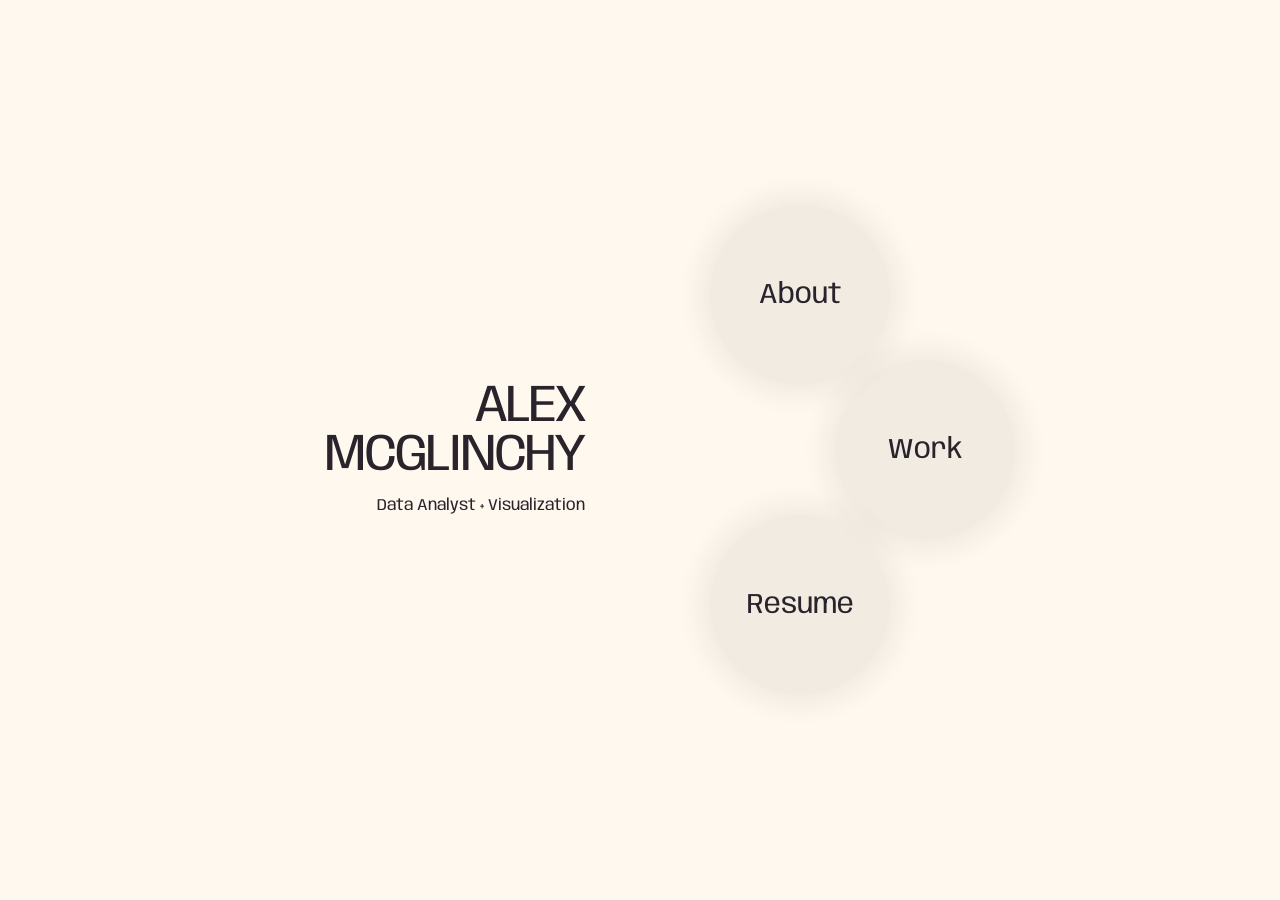
<file: index.html>
<!DOCTYPE html>
<html lang="en">
<head>
    <meta charset="UTF-8">
    <meta name="viewport" content="width=device-width, initial-scale=1.0">
    <title>Alex McGlinchy — Data Analysis & Visualization</title>
        <link rel="stylesheet" href="style.css">
</head>

<body>

    <main class="home">

        <div class="home-layout">

            <div class="home-center">
                <h1>Alex McGlinchy</h1>
                <p>Data Analyst + Visualization</p>
            </div>

            <nav class="main-nav">
                <a href="work.html" class="nav-circle work-circle">
                    Work
                </a>

                <a href="about.html" class="nav-circle about-circle">
                    About
                </a>

                <a href="resume.html" class="nav-circle resume-circle">
                    Resume
                </a>
            </nav>

        </div>

    </main>
<script src="script.js"></script>
</body>
</html>
</file>
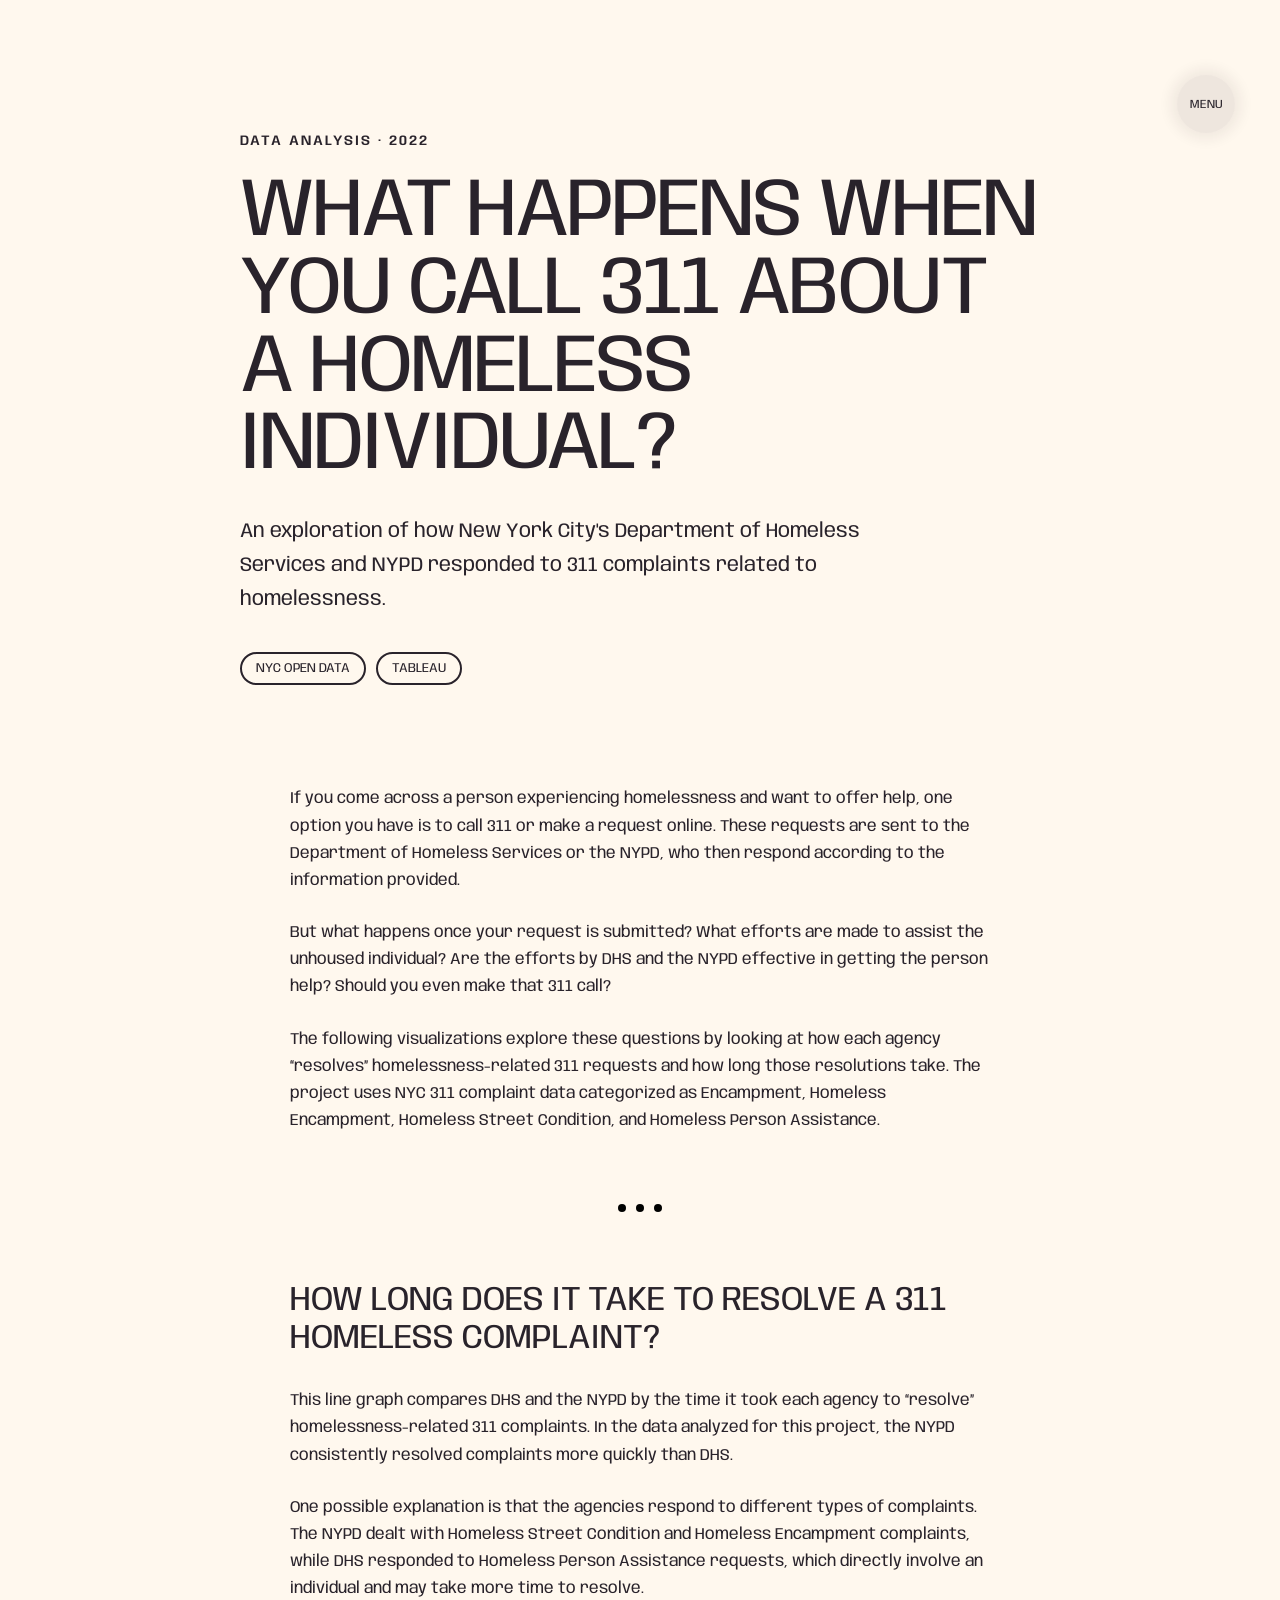
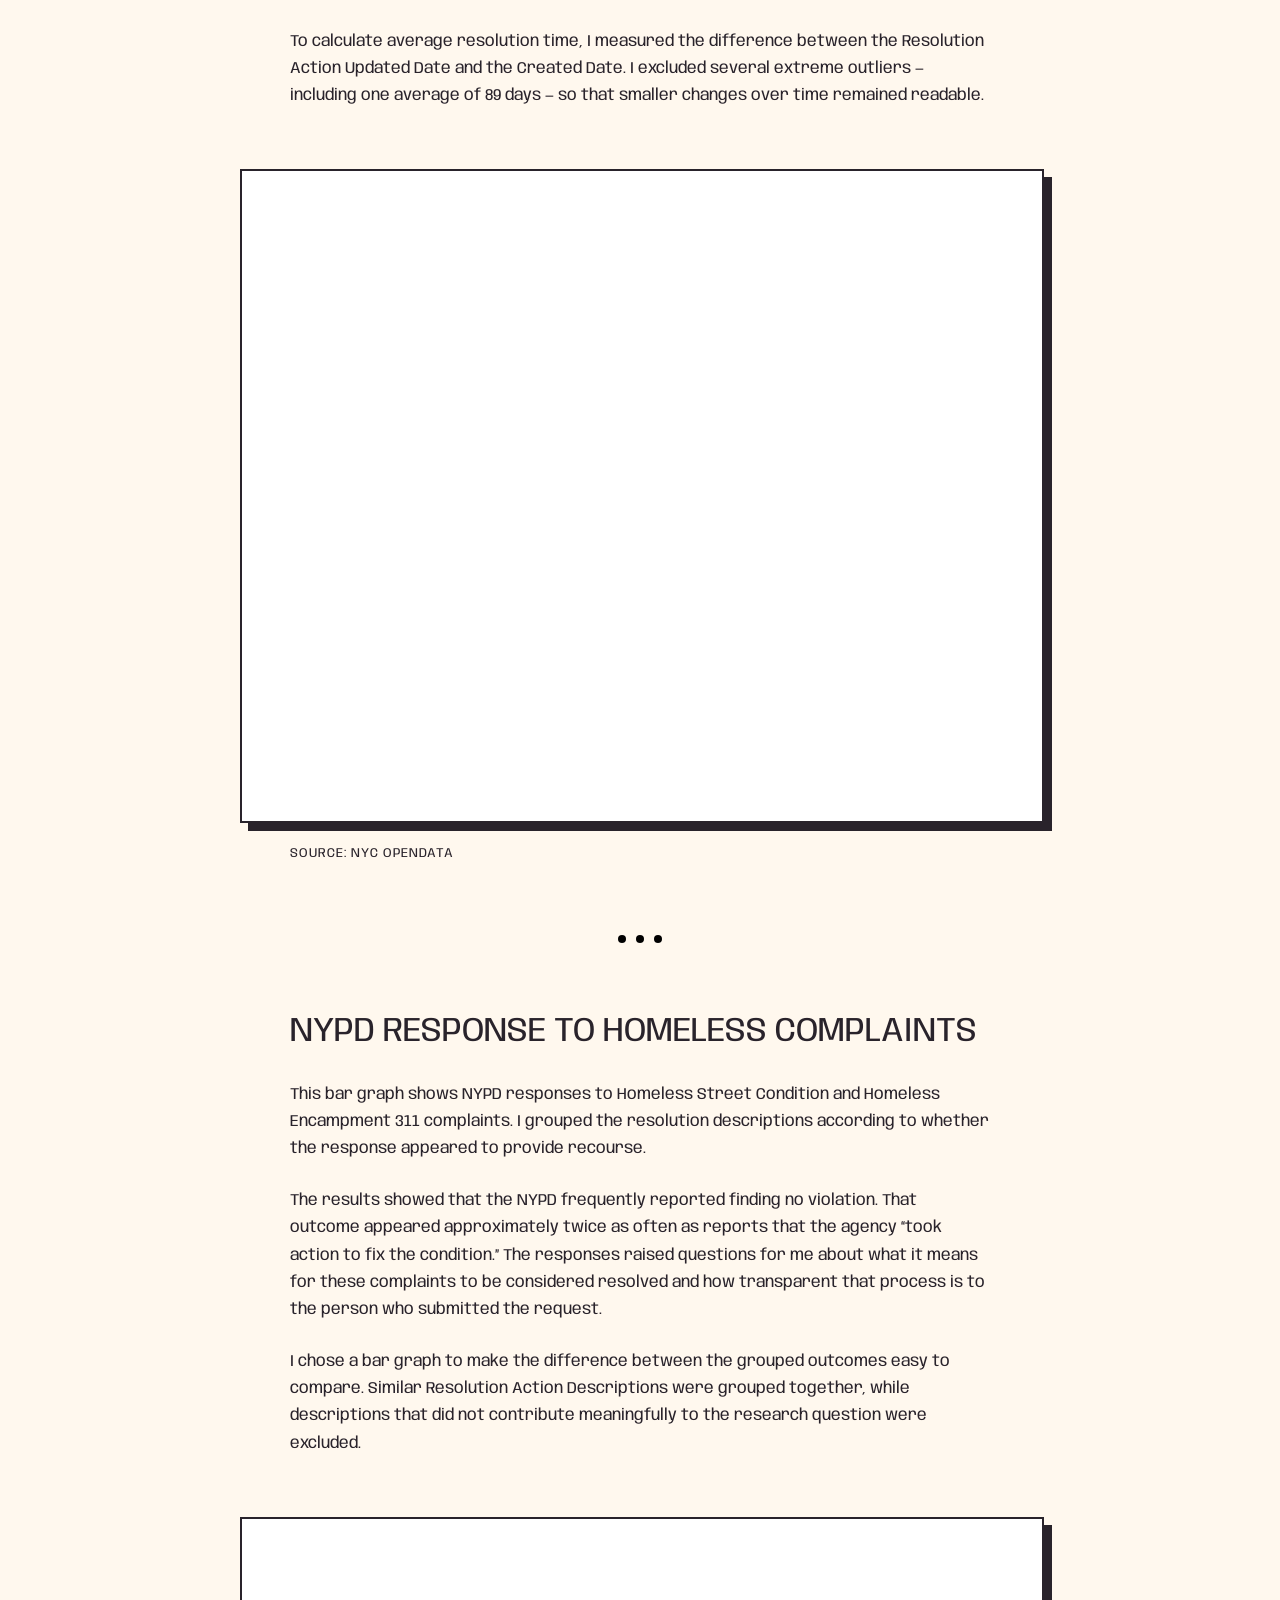
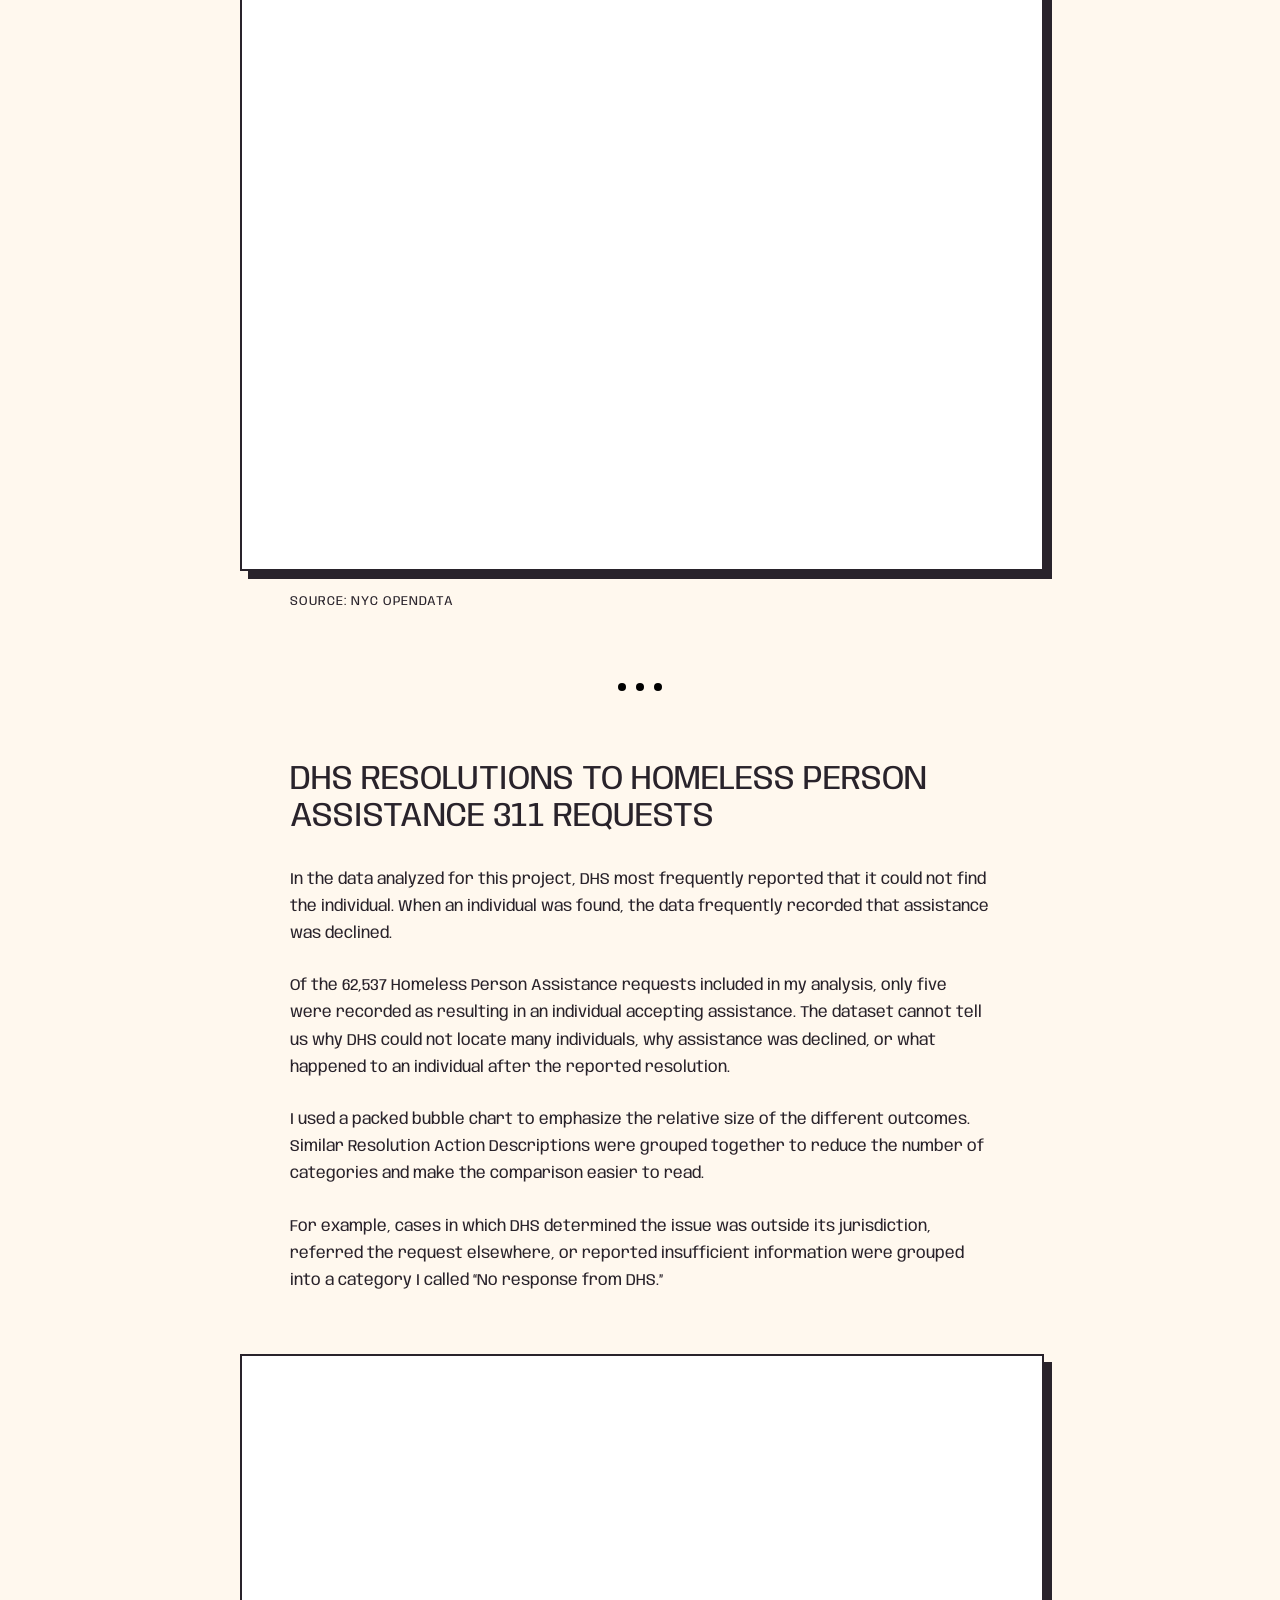
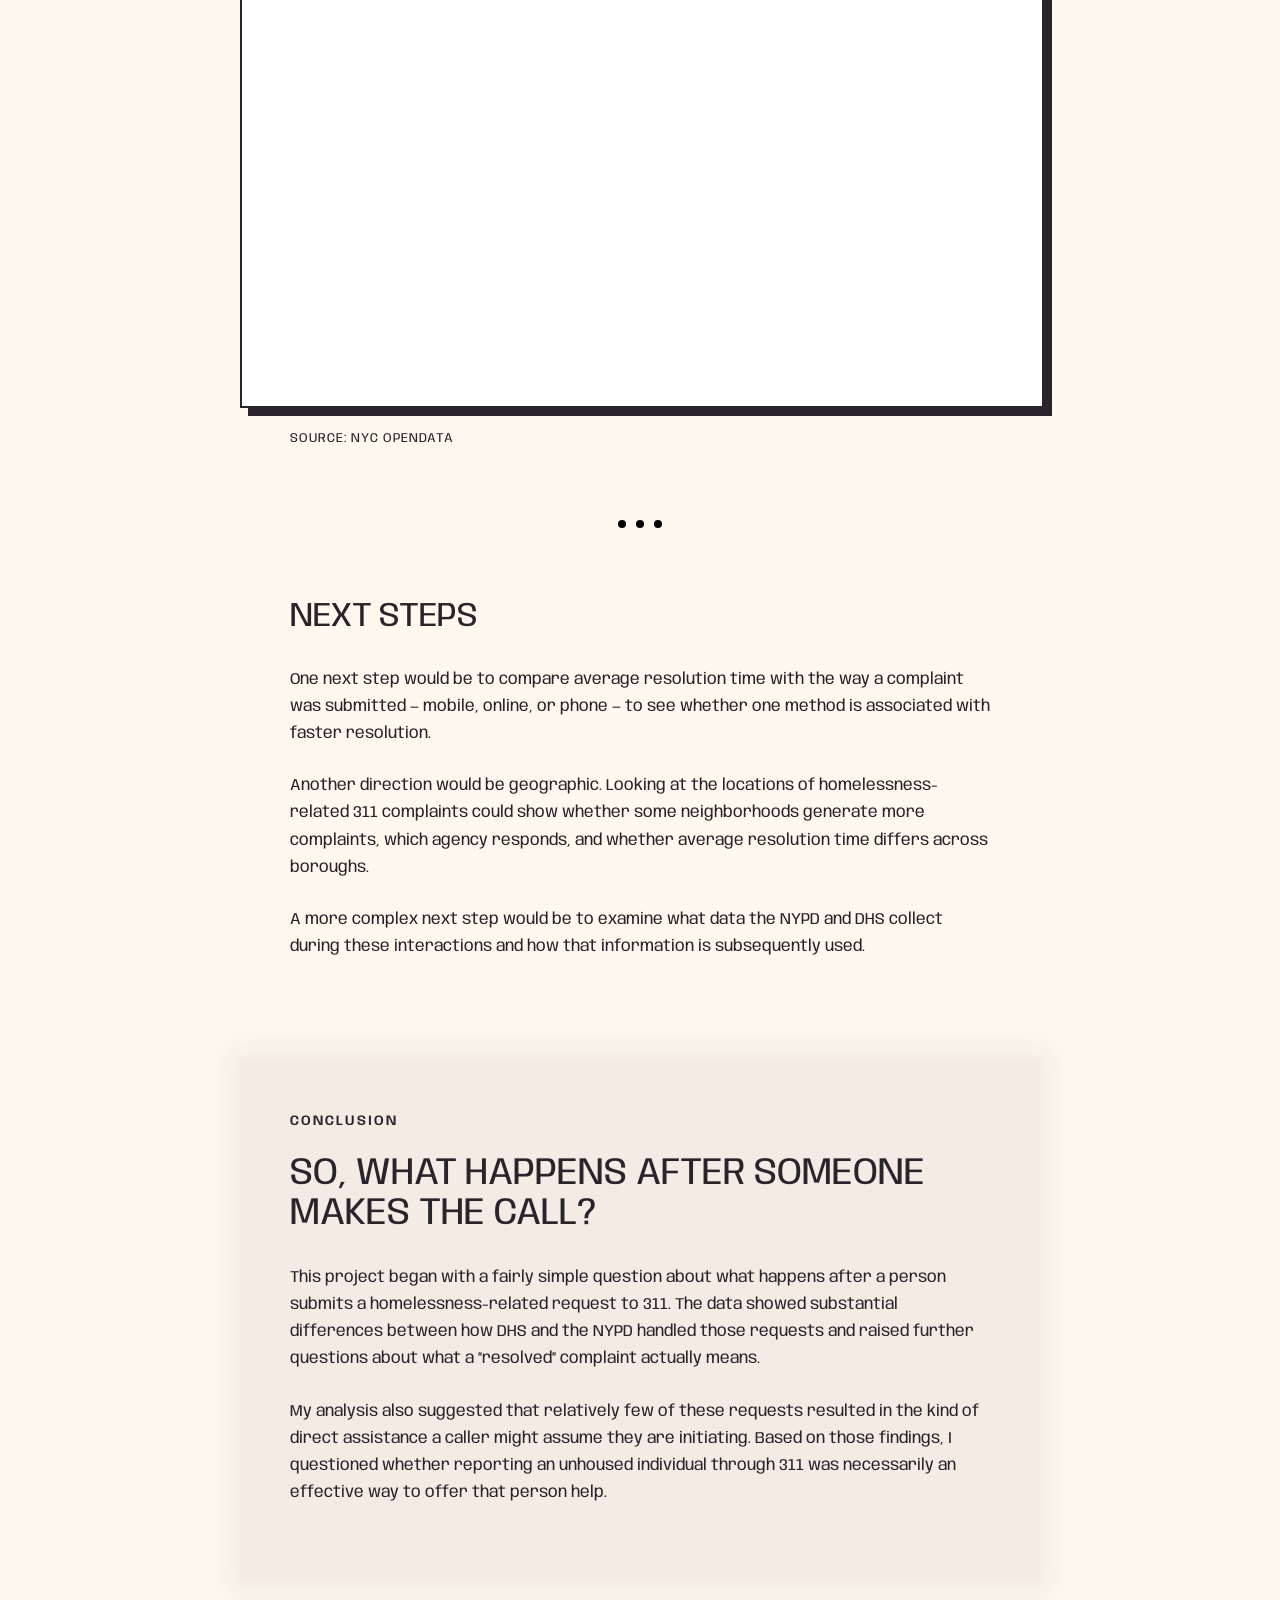
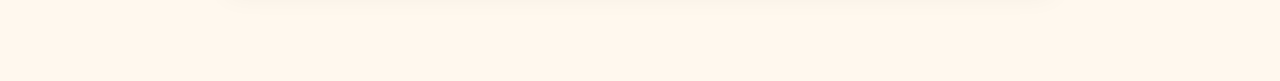
<file: 311.html>
<!DOCTYPE html>
<html lang="en">
<head>
    <meta charset="UTF-8">
    <meta name="viewport" content="width=device-width, initial-scale=1.0">

    <title>NYC 311 + Homelessness — Alex McGlinchy</title>

    <link rel="stylesheet" href="style.css">
</head>

<body class="project-body" id="project">

    <nav class="menu-nav">

    <button class="menu-button" type="button">
        Menu
    </button>

    <div class="menu-links">
        <a href="index.html" class="menu-circle menu-home">Home</a>
        <a href="work.html" class="menu-circle menu-work">Work</a>
        <a href="about.html" class="menu-circle menu-about">About</a>
        <a href="resume.html" class="menu-circle menu-resume">Resume</a>
    </div>

</nav>

    <main class="project-page">

        <header class="project-header">

            <p
                class="project-kicker"
                data-project-type="nyc-311-homelessness">
            </p>

            <h1>
                What Happens When You Call 311 About a Homeless Individual?
            </h1>

            <p class="project-deck">
                An exploration of how New York City's Department of Homeless
                Services and NYPD responded to 311 complaints related to
                homelessness.
            </p>

            <div
                class="project-meta"
                data-project="nyc-311-homelessness">
            </div>

        </header>


        <section class="project-text">

            <p>
                If you come across a person experiencing homelessness and want
                to offer help, one option you have is to call 311 or make a
                request online. These requests are sent to the Department of
                Homeless Services or the NYPD, who then respond according to
                the information provided.
            </p>

            <p>
                But what happens once your request is submitted? What efforts
                are made to assist the unhoused individual? Are the efforts by
                DHS and the NYPD effective in getting the person help? Should
                you even make that 311 call?
            </p>

            <p>
                The following visualizations explore these questions by looking
                at how each agency “resolves” homelessness-related 311 requests
                and how long those resolutions take. The project uses NYC 311
                complaint data categorized as Encampment, Homeless Encampment,
                Homeless Street Condition, and Homeless Person Assistance.
            </p>

        </section>


        <div class="circle-divider">
            <span></span>
            <span></span>
            <span></span>
        </div>


        <section class="project-section">

            <h2>
                How Long Does It Take to Resolve a 311 Homeless Complaint?
            </h2>

            <p>
                This line graph compares DHS and the NYPD by the time it took
                each agency to “resolve” homelessness-related 311 complaints.
                In the data analyzed for this project, the NYPD consistently
                resolved complaints more quickly than DHS.
            </p>

            <p>
                One possible explanation is that the agencies respond to
                different types of complaints. The NYPD dealt with Homeless
                Street Condition and Homeless Encampment complaints, while DHS
                responded to Homeless Person Assistance requests, which directly
                involve an individual and may take more time to resolve.
            </p>

            <p>
                To calculate average resolution time, I measured the difference
                between the Resolution Action Updated Date and the Created Date.
                I excluded several extreme outliers — including one average of
                89 days — so that smaller changes over time remained readable.
            </p>

            <div class="tableau-wrapper">
                <iframe
                    src="https://public.tableau.com/views/311Project_Homeless/Sheet15?:showVizHome=no"
                    title="Average resolution time for NYC homelessness-related 311 complaints"
                    loading="lazy">
                </iframe>
            </div>

            <p class="project-source">
                Source: NYC OpenData
            </p>

        </section>


        <div class="circle-divider">
            <span></span>
            <span></span>
            <span></span>
        </div>


        <section class="project-section">

            <h2>NYPD Response to Homeless Complaints</h2>

            <p>
                This bar graph shows NYPD responses to Homeless Street Condition
                and Homeless Encampment 311 complaints. I grouped the resolution
                descriptions according to whether the response appeared to
                provide recourse.
            </p>

            <p>
                The results showed that the NYPD frequently reported finding no
                violation. That outcome appeared approximately twice as often as
                reports that the agency “took action to fix the condition.”
                The responses raised questions for me about what it means for
                these complaints to be considered resolved and how transparent
                that process is to the person who submitted the request.
            </p>

            <p>
                I chose a bar graph to make the difference between the grouped
                outcomes easy to compare. Similar Resolution Action Descriptions
                were grouped together, while descriptions that did not contribute
                meaningfully to the research question were excluded.
            </p>

            <div class="tableau-wrapper">
                <iframe
                    src="https://public.tableau.com/views/311Project_Homeless_NYPD/Sheet16?:showVizHome=no"
                    title="NYPD responses to homelessness-related 311 complaints"
                    loading="lazy">
                </iframe>
            </div>

            <p class="project-source">
                Source: NYC OpenData
            </p>

        </section>


        <div class="circle-divider">
            <span></span>
            <span></span>
            <span></span>
        </div>


        <section class="project-section">

            <h2>
                DHS Resolutions to Homeless Person Assistance 311 Requests
            </h2>

            <p>
                In the data analyzed for this project, DHS most frequently
                reported that it could not find the individual. When an
                individual was found, the data frequently recorded that
                assistance was declined.
            </p>

            <p>
                Of the 62,537 Homeless Person Assistance requests included in
                my analysis, only five were recorded as resulting in an
                individual accepting assistance. The dataset cannot tell us why
                DHS could not locate many individuals, why assistance was
                declined, or what happened to an individual after the reported
                resolution.
            </p>

            <p>
                I used a packed bubble chart to emphasize the relative size of
                the different outcomes. Similar Resolution Action Descriptions
                were grouped together to reduce the number of categories and
                make the comparison easier to read.
            </p>

            <p>
                For example, cases in which DHS determined the issue was outside
                its jurisdiction, referred the request elsewhere, or reported
                insufficient information were grouped into a category I called
                “No response from DHS.”
            </p>

            <div class="tableau-wrapper">
                <iframe
                    src="https://public.tableau.com/views/311Project_Homeless_DHS2/Sheet8?:showVizHome=no"
                    title="DHS resolutions to Homeless Person Assistance 311 requests"
                    loading="lazy">
                </iframe>
            </div>

            <p class="project-source">
                Source: NYC OpenData
            </p>

        </section>


        <div class="circle-divider">
            <span></span>
            <span></span>
            <span></span>
        </div>


        <section class="project-section">

            <h2>Next Steps</h2>

            <p>
                One next step would be to compare average resolution time with
                the way a complaint was submitted — mobile, online, or phone —
                to see whether one method is associated with faster resolution.
            </p>

            <p>
                Another direction would be geographic. Looking at the locations
                of homelessness-related 311 complaints could show whether some
                neighborhoods generate more complaints, which agency responds,
                and whether average resolution time differs across boroughs.
            </p>

            <p>
                A more complex next step would be to examine what data the NYPD
                and DHS collect during these interactions and how that
                information is subsequently used.
            </p>

        </section>


        <section class="project-conclusion">

            <p class="project-kicker">Conclusion</p>

            <h2>So, what happens after someone makes the call?</h2>

            <p>
                This project began with a fairly simple question about what
                happens after a person submits a homelessness-related request
                to 311. The data showed substantial differences between how DHS
                and the NYPD handled those requests and raised further questions
                about what a “resolved” complaint actually means.
            </p>

            <p>
                My analysis also suggested that relatively few of these requests
                resulted in the kind of direct assistance a caller might assume
                they are initiating. Based on those findings, I questioned
                whether reporting an unhoused individual through 311 was
                necessarily an effective way to offer that person help.
            </p>

        </section>

    </main>
<script src="projects.js"></script>
<script src="script.js"></script>
</body>
</html>
</file>
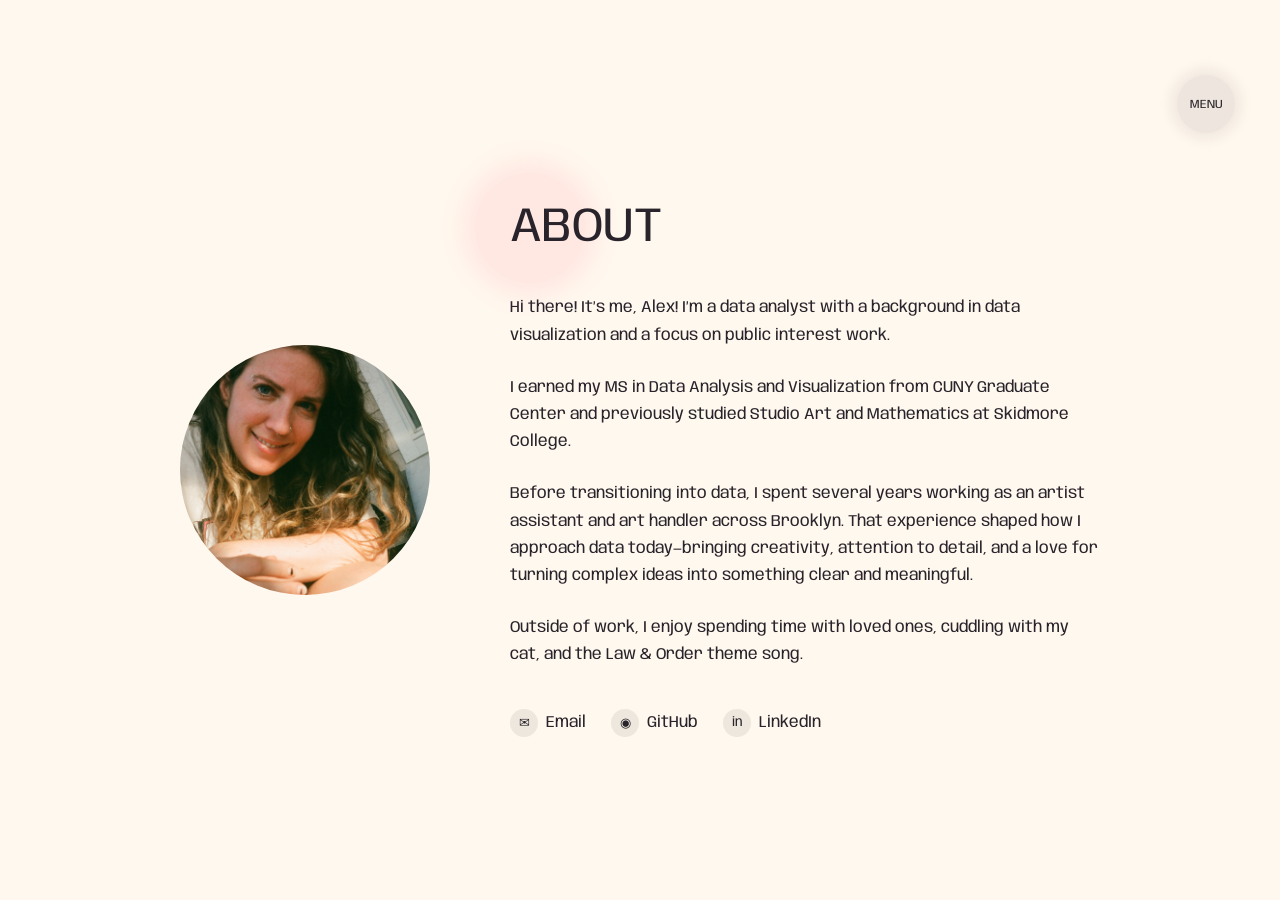
<file: about.html>
<!DOCTYPE html>
<html lang="en">

<head>
    <meta charset="UTF-8">
    <meta name="viewport" content="width=device-width, initial-scale=1.0">

    <title>About — Alex McGlinchy</title>

    <link rel="stylesheet" href="style.css">
</head>

<body class="about-body" id="about">
<nav class="menu-nav">

    <button class="menu-button" type="button">
        Menu
    </button>

    <div class="menu-links">
        <a href="index.html" class="menu-circle menu-home">Home</a>
        <a href="work.html" class="menu-circle menu-work">Work</a>
        <a href="about.html" class="menu-circle menu-about">About</a>
        <a href="resume.html" class="menu-circle menu-resume">Resume</a>
    </div>

</nav>
    <main class="about-page">

    <div class="about-photo">
        <img src="images/about-photo.JPG" alt="Alex McGlinchy">
    </div>

    <div class="about-content">

        <div class="about-heading">
            <div class="about-circle-destination"></div>
            <h1>About</h1>
        </div> 

        <p>
            Hi there! It’s me, Alex! I’m a data analyst with a background in data
            visualization and a focus on public interest work.
        </p>

        <p>
            I earned my MS in Data Analysis and Visualization from CUNY Graduate
            Center and previously studied Studio Art and Mathematics at Skidmore College.
        </p>

        <p>
            Before transitioning into data, I spent several years working as an artist
            assistant and art handler across Brooklyn. That experience shaped how I
            approach data today—bringing creativity, attention to detail, and a love
            for turning complex ideas into something clear and meaningful.
        </p>

        <p>
            Outside of work, I enjoy spending time with loved ones, cuddling with my cat,
            and the Law & Order theme song.
        </p>


    <div class="about-links">

        <a href="mailto:asmcglinchy@gmail.com">
            <span class="contact-icon">✉</span>
            Email
        </a>

        <a href="https://github.com/amcglinchy" target="_blank" rel="noopener noreferrer">
            <span class="contact-icon">◉</span>
            GitHub
        </a>

        <a href="https://www.linkedin.com/in/alexandra-mcglinchy/" target="_blank" rel="noopener noreferrer">
            <span class="contact-icon">in</span>
            LinkedIn
        </a>

    </div>

    </div>

    </main>
<script src="script.js"></script>
</body>

</html>
</file>
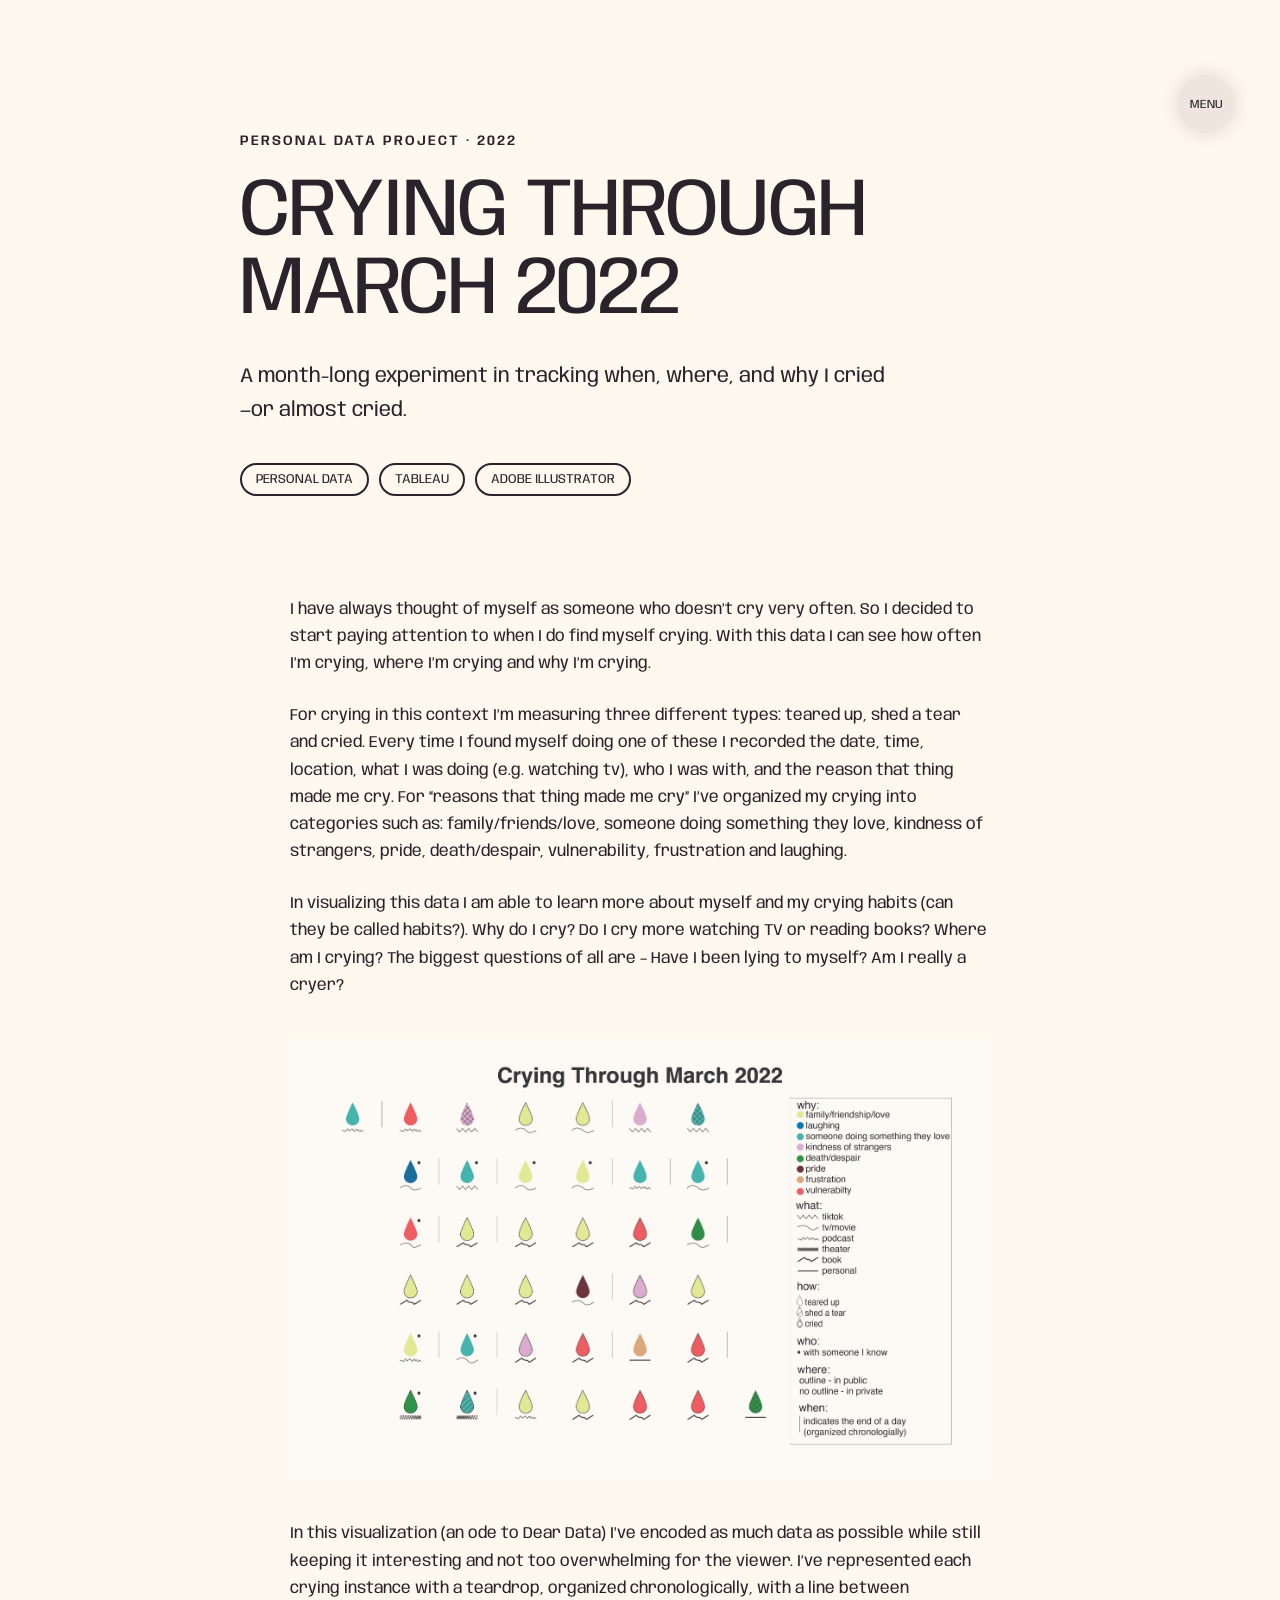
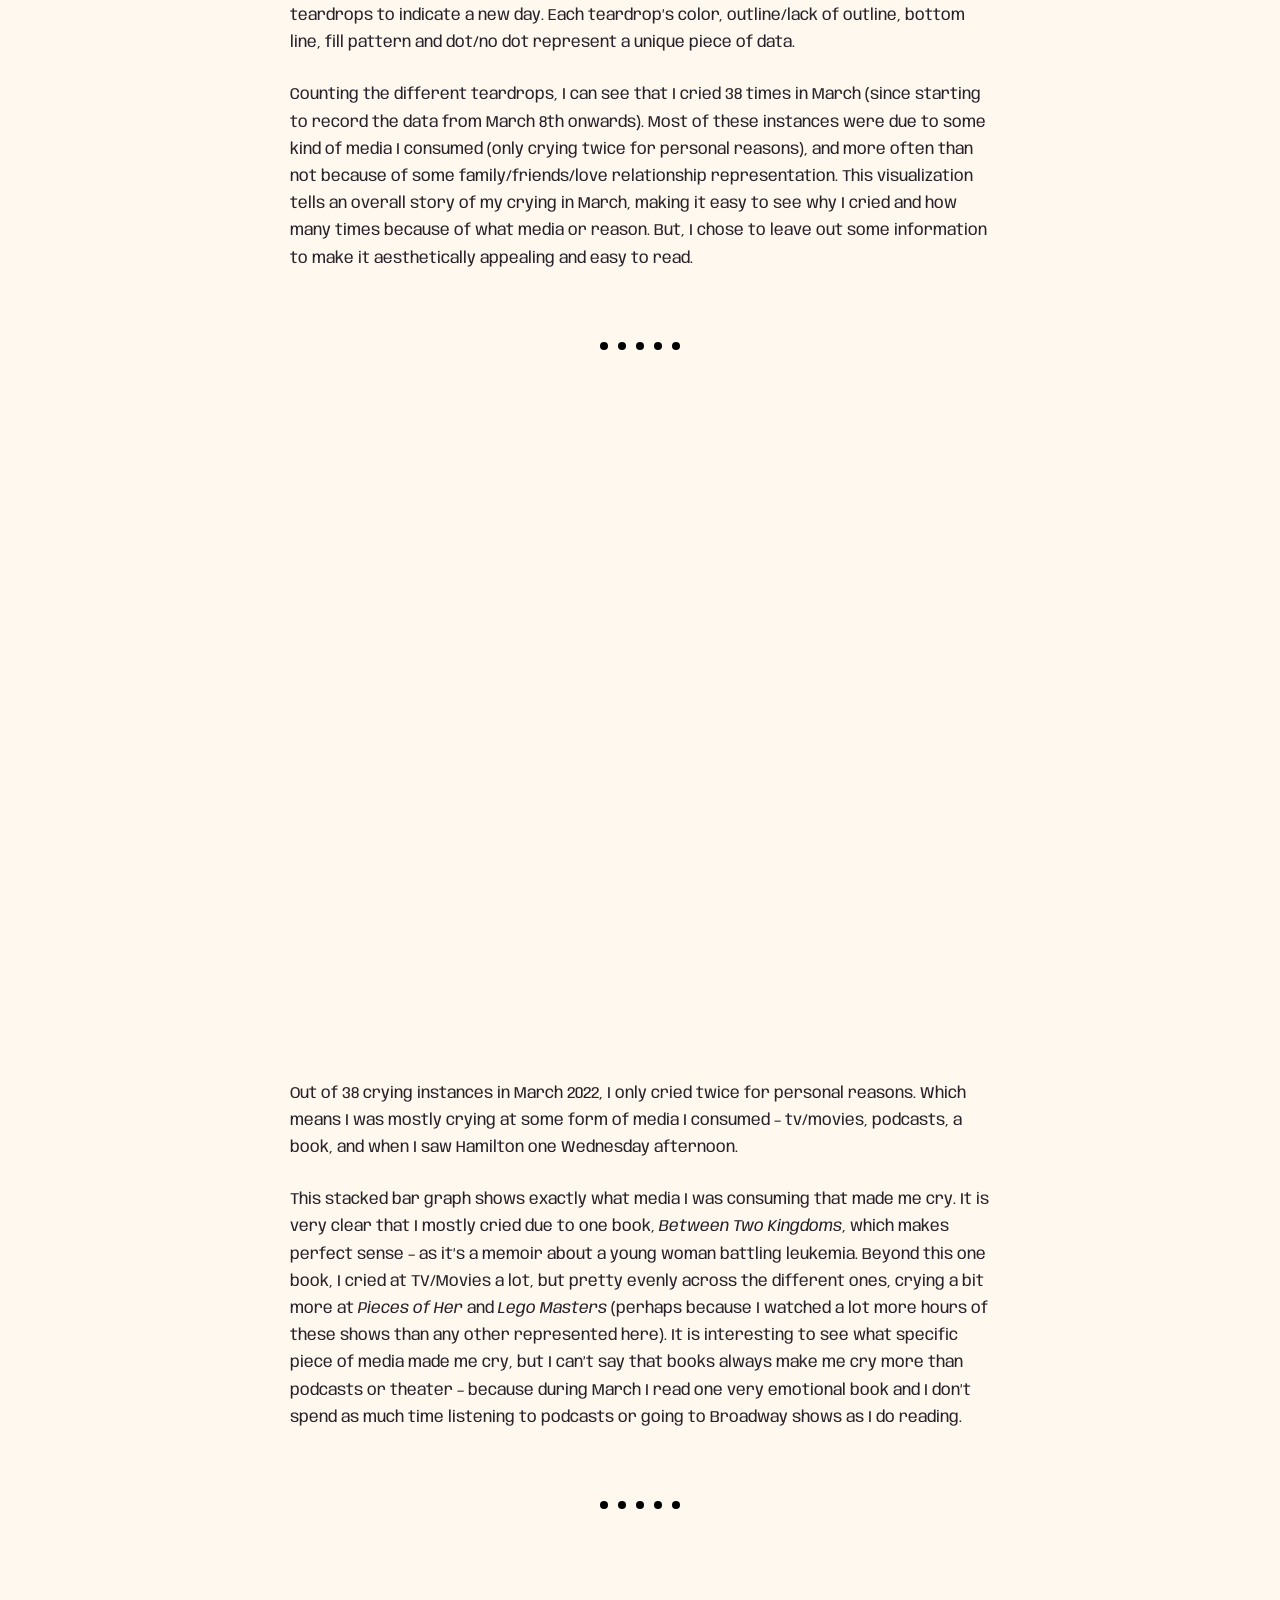
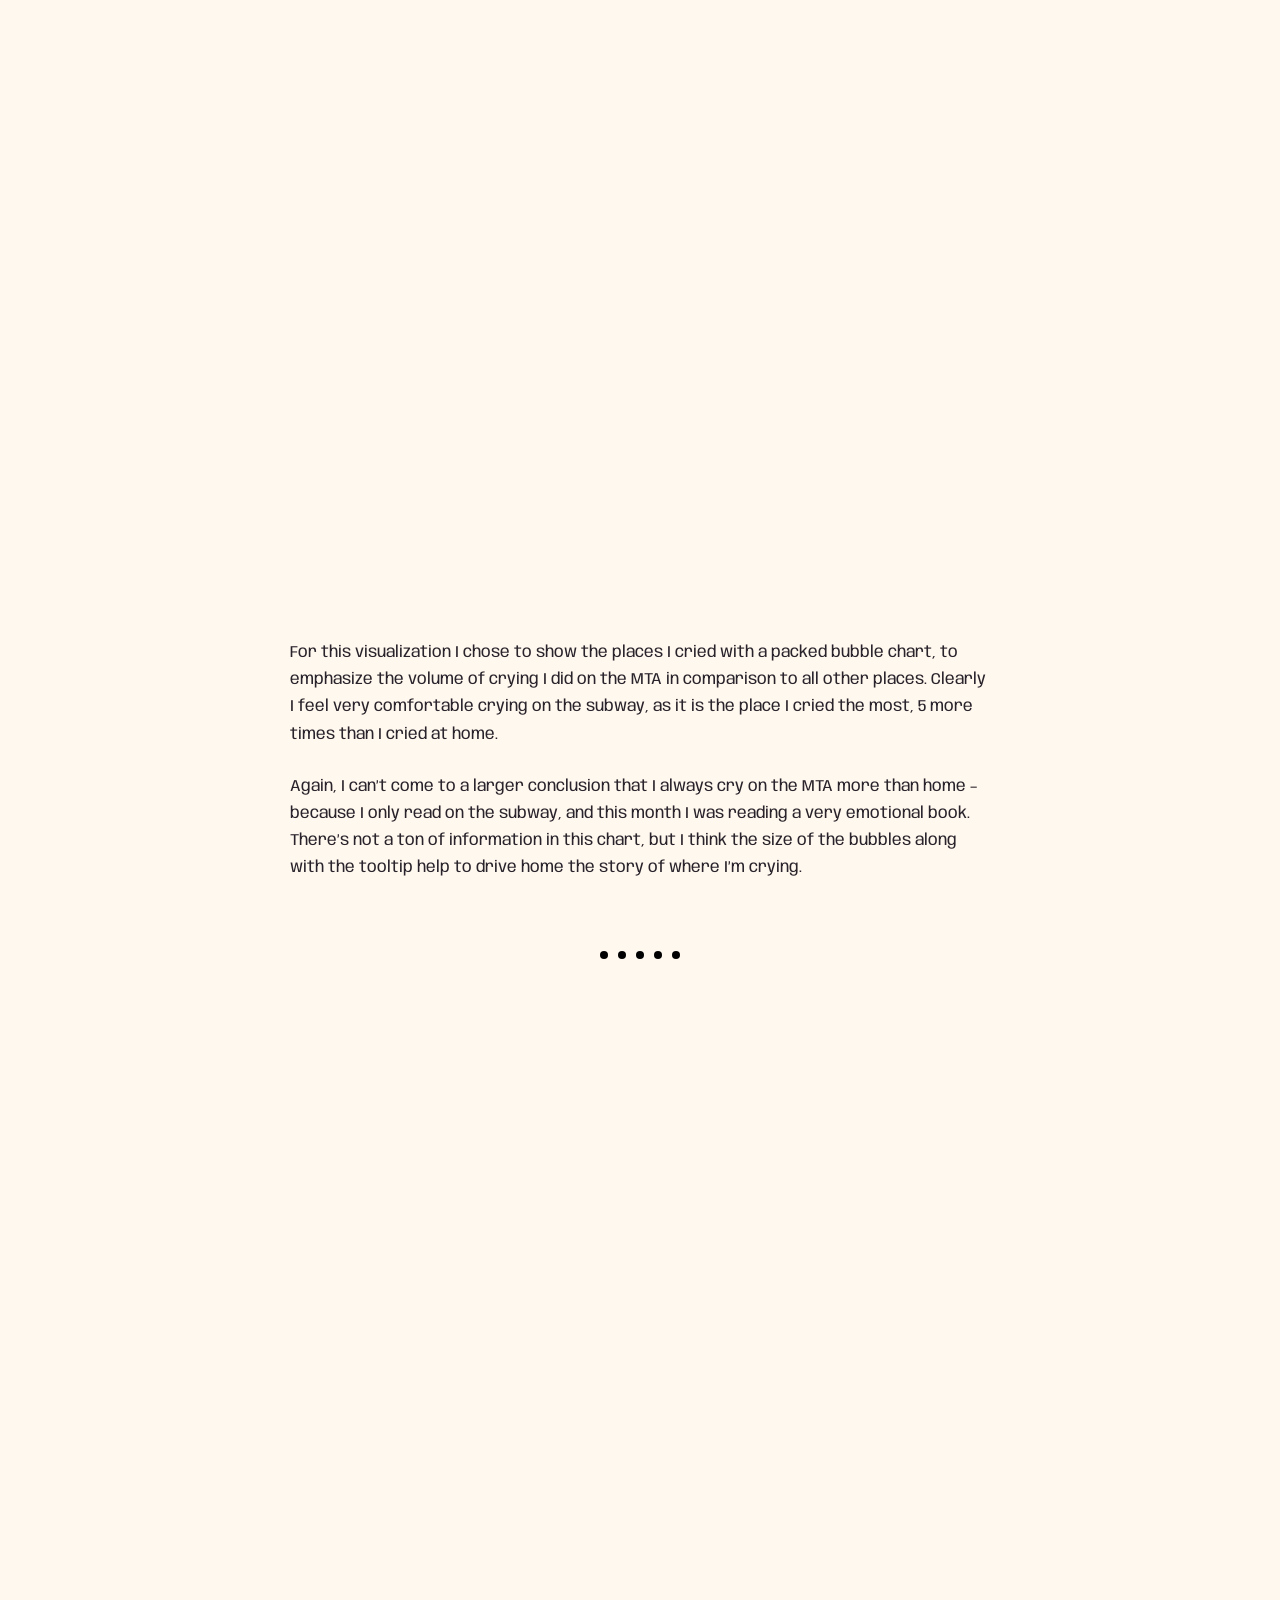
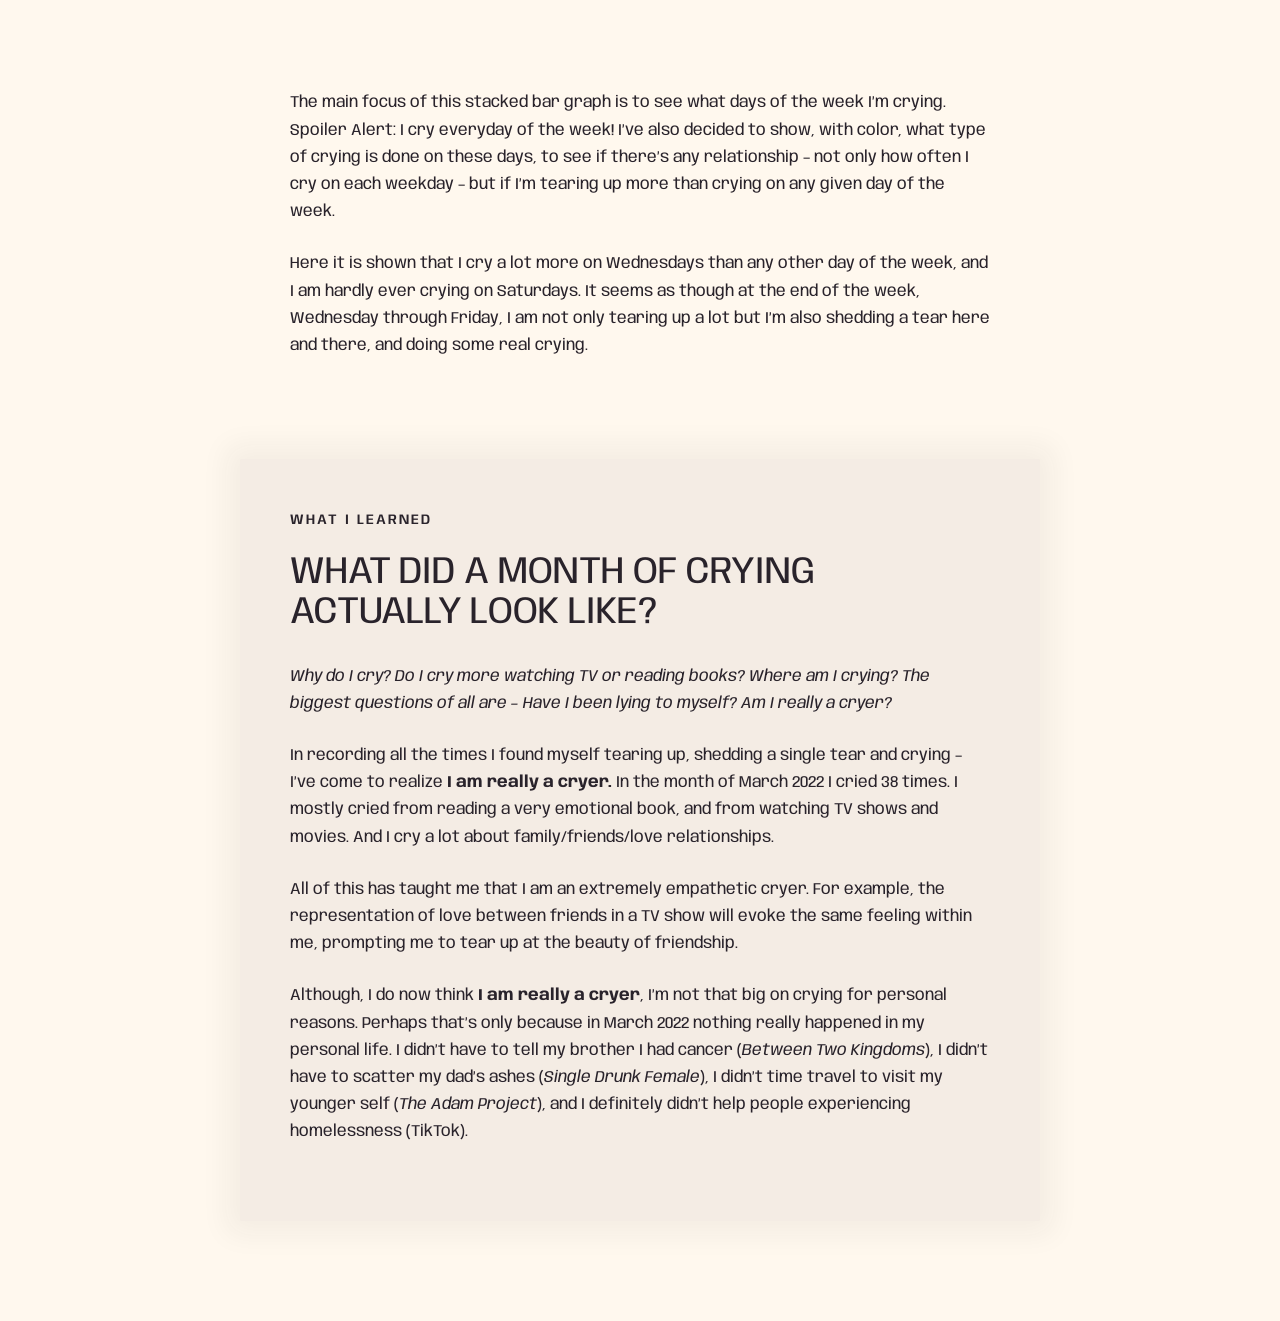
<file: crying.html>
<!DOCTYPE html>
<html lang="en">

<head>
    <meta charset="UTF-8">
    <meta name="viewport" content="width=device-width, initial-scale=1.0">
    <title>Crying Through March 2022 — Alex McGlinchy</title>
    <link rel="stylesheet" href="style.css">
</head>

<body class="project-body" id="project">

    <nav class="menu-nav">

    <button class="menu-button" type="button">
        Menu
    </button>

    <div class="menu-links">
        <a href="index.html" class="menu-circle menu-home">Home</a>
        <a href="work.html" class="menu-circle menu-work">Work</a>
        <a href="about.html" class="menu-circle menu-about">About</a>
        <a href="resume.html" class="menu-circle menu-resume">Resume</a>
    </div>

</nav>

    <main class="project-page">
        <header class="project-header">
            <p
            class="project-kicker"
            data-project-type="crying-through-march">
            </p>
            <h1>Crying Through March 2022</h1>
            <p class="project-deck">
                A month-long experiment in tracking when, where, and why I cried—or almost cried.
            </p>
            <div
            class="project-meta"
            data-project="crying-through-march">
            </div>
        </header>

            <p>
                I have always thought of myself as someone who doesn’t cry very often.
                So I decided to start paying attention to when I do find myself crying.
                With this data I can see how often I’m crying, where I’m crying and why
                I’m crying.
            </p>

            <p>
                For crying in this context I’m measuring three different types: teared up,
                shed a tear and cried. Every time I found myself doing one of these I
                recorded the date, time, location, what I was doing (e.g. watching tv),
                who I was with, and the reason that thing made me cry. For “reasons that
                thing made me cry” I’ve organized my crying into categories such as:
                family/friends/love, someone doing something they love, kindness of
                strangers, pride, death/despair, vulnerability, frustration and laughing.
            </p>

            <p>
                In visualizing this data I am able to learn more about myself and my crying
                habits (can they be called habits?). Why do I cry? Do I cry more watching
                TV or reading books? Where am I crying? The biggest questions of all are –
                Have I been lying to myself? Am I really a cryer?
            </p>

            <img src="images/crying-march-2022.jpg"
                 alt="Data visualization showing crying episodes during March 2022">

            <p>
                In this visualization (an ode to Dear Data) I’ve encoded as much data as
                possible while still keeping it interesting and not too overwhelming for
                the viewer. I’ve represented each crying instance with a teardrop,
                organized chronologically, with a line between teardrops to indicate a
                new day. Each teardrop’s color, outline/lack of outline, bottom line,
                fill pattern and dot/no dot represent a unique piece of data.
            </p>

            <p>
                Counting the different teardrops, I can see that I cried 38 times in
                March (since starting to record the data from March 8th onwards). Most
                of these instances were due to some kind of media I consumed (only crying
                twice for personal reasons), and more often than not because of some
                family/friends/love relationship representation. This visualization tells
                an overall story of my crying in March, making it easy to see why I cried
                and how many times because of what media or reason. But, I chose to leave
                out some information to make it aesthetically appealing and easy to read.
            </p>

                <div class="circle-divider">
        <span></span>
        <span></span>
        <span></span>
        <span></span>
        <span></span>
    </div>
            <iframe
                src="https://public.tableau.com/views/WhatIWasDoingWhileIWasCrying2/Sheet2?:embed=y&:showVizHome=no"
                width="100%"
                height="600"
                frameborder="0">
            </iframe>


            <p>
                Out of 38 crying instances in March 2022, I only cried twice for personal
                reasons. Which means I was mostly crying at some form of media I consumed –
                tv/movies, podcasts, a book, and when I saw Hamilton one Wednesday afternoon.
            </p>

            <p>
                This stacked bar graph shows exactly what media I was consuming that made
                me cry. It is very clear that I mostly cried due to one book,
                <em>Between Two Kingdoms</em>, which makes perfect sense – as it’s a memoir
                about a young woman battling leukemia. Beyond this one book, I cried at
                TV/Movies a lot, but pretty evenly across the different ones, crying a bit
                more at <em>Pieces of Her</em> and <em>Lego Masters</em> (perhaps because I
                watched a lot more hours of these shows than any other represented here).
                It is interesting to see what specific piece of media made me cry, but I
                can’t say that books always make me cry more than podcasts or theater –
                because during March I read one very emotional book and I don’t spend as
                much time listening to podcasts or going to Broadway shows as I do reading.
            </p>

            <div class="circle-divider">
    <span></span>
    <span></span>
    <span></span>
    <span></span>
    <span></span>
</div>
            <iframe
                src="https://public.tableau.com/views/WhereIWasWhenIWasCrying/Sheet4?:embed=y&:showVizHome=no"
                width="100%"
                height="600"
                frameborder="0">
            </iframe>

            <p>
                For this visualization I chose to show the places I cried with a packed
                bubble chart, to emphasize the volume of crying I did on the MTA in
                comparison to all other places. Clearly I feel very comfortable crying on
                the subway, as it is the place I cried the most, 5 more times than I cried
                at home.
            </p>

            <p>
                Again, I can’t come to a larger conclusion that I always cry on the MTA
                more than home – because I only read on the subway, and this month I was
                reading a very emotional book. There’s not a ton of information in this
                chart, but I think the size of the bubbles along with the tooltip help to
                drive home the story of where I’m crying.
            </p>

            <div class="circle-divider">
    <span></span>
    <span></span>
    <span></span>
    <span></span>
    <span></span>
</div>
            <iframe
                src="https://public.tableau.com/views/DaysoftheWeekICried/Sheet7?:embed=y&:showVizHome=no"
                width="100%"
                height="600"
                frameborder="0">
            </iframe>

            <p>
                The main focus of this stacked bar graph is to see what days of the week
                I’m crying. Spoiler Alert: I cry everyday of the week! I’ve also decided
                to show, with color, what type of crying is done on these days, to see if
                there’s any relationship – not only how often I cry on each weekday – but
                if I’m tearing up more than crying on any given day of the week.
            </p>

            <p>
                Here it is shown that I cry a lot more on Wednesdays than any other day
                of the week, and I am hardly ever crying on Saturdays. It seems as though
                at the end of the week, Wednesday through Friday, I am not only tearing up
                a lot but I’m also shedding a tear here and there, and doing some real
                crying.
            </p>



        <section class="project-conclusion">

            <p class="project-kicker">What I Learned</p>

            <h2>What did a month of crying actually look like?</h2>

            <p>
    <em>
        Why do I cry? Do I cry more watching TV or reading books? Where am I
        crying? The biggest questions of all are – Have I been lying to myself?
        Am I really a cryer?
    </em>
</p>

        <p>
            In recording all the times I found myself tearing up, shedding a single
            tear and crying – I’ve come to realize <strong>I am really a cryer.</strong>
            In the month of March 2022 I cried 38 times. I mostly cried from reading a
            very emotional book, and from watching TV shows and movies. And I cry a
            lot about family/friends/love relationships.
        </p>

        <p>
            All of this has taught me that I am an extremely empathetic cryer. For
            example, the representation of love between friends in a TV show will
            evoke the same feeling within me, prompting me to tear up at the beauty
            of friendship.
        </p>

        <p>
            Although, I do now think <strong>I am really a cryer</strong>, I’m not that
            big on crying for personal reasons. Perhaps that’s only because in March
            2022 nothing really happened in my personal life. I didn’t have to tell
            my brother I had cancer (<em>Between Two Kingdoms</em>), I didn’t have to
            scatter my dad’s ashes (<em>Single Drunk Female</em>), I didn’t time travel
            to visit my younger self (<em>The Adam Project</em>), and I definitely
            didn’t help people experiencing homelessness (TikTok).
        </p>

        </section>
    </main>
<script src="projects.js"></script>
    <script src="script.js"></script>
</body>
</html>
</file>
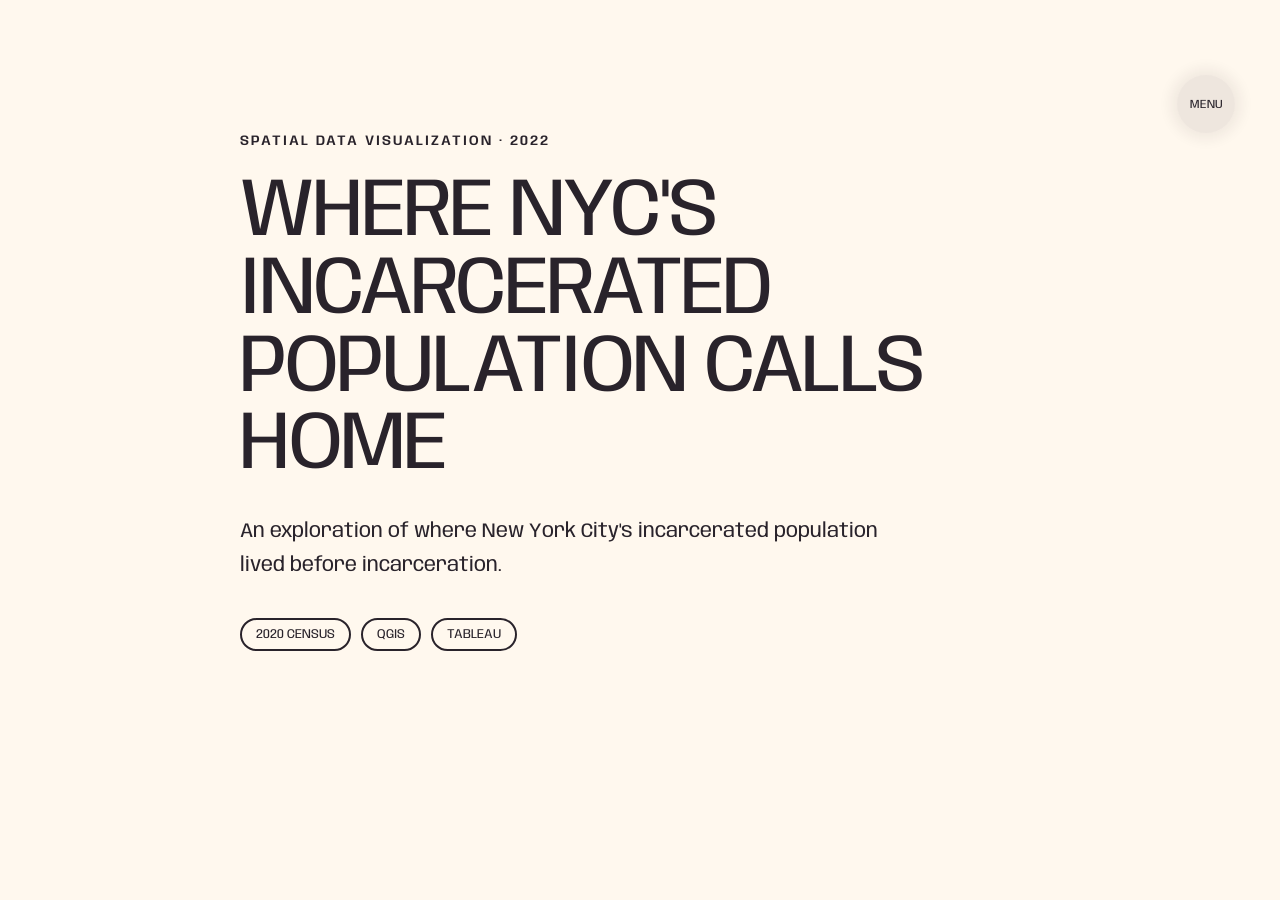
<file: incarcerated-nyc.html>
<!DOCTYPE html>
<html lang="en">

<head>
    <meta charset="UTF-8">
    <meta name="viewport" content="width=device-width, initial-scale=1.0">

    <title>Where NYC's Incarcerated Population Calls Home | Alex McGlinchy</title>

    <link rel="stylesheet" href="style.css">
</head>

<body class="project-body" id="project">


    <!-- SITE MENU -->

    <nav class="menu-nav">

        <button class="menu-button" type="button">
            Menu
        </button>

        <div class="menu-links">
            <a href="index.html" class="menu-circle menu-home">Home</a>
            <a href="work.html" class="menu-circle menu-work">Work</a>
            <a href="about.html" class="menu-circle menu-about">About</a>
            <a href="resume.html" class="menu-circle menu-resume">Resume</a>
        </div>

    </nav>


    <!-- PROJECT -->

    <main class="project-page">


        <!-- PROJECT HEADER -->

        <header class="project-header">

            <p
                class="project-kicker"
                data-project-type="incarcerated-nyc-1">
            </p>

            <h1>
                Where NYC's Incarcerated Population Calls Home
            </h1>

            <p class="project-deck">
                An exploration of where New York City's incarcerated population
                lived before incarceration.
            </p>
            <div
                class="project-meta"
                data-project="incarcerated-nyc-1">
            </div>

        </header>


        <!-- TABLEAU PROJECT -->

        <div class="tableau-project">

            <div
                class="tableauPlaceholder"
                id="viz1790643090919"
                style="position: relative"
            >

                <noscript>

                    <a href="#">
                        <img
                            alt="Where NYC's Incarcerated Population Calls Home"
                            src="https://public.tableau.com/static/images/Wh/WhereNYCsIncarceratedPopulationCallsHome/MapFirst/1_rss.png"
                            style="border: none"
                        >
                    </a>

                </noscript>


                <object
                    class="tableauViz"
                    style="display:none;"
                >

                    <param
                        name="host_url"
                        value="https%3A%2F%2Fpublic.tableau.com%2F"
                    >

                    <param
                        name="embed_code_version"
                        value="3"
                    >

                    <param
                        name="site_root"
                        value=""
                    >

                    <param
                        name="name"
                        value="WhereNYCsIncarceratedPopulationCallsHome/MapFirst"
                    >

                    <param
                        name="tabs"
                        value="no"
                    >

                    <param
                        name="toolbar"
                        value="yes"
                    >

                    <param
                        name="static_image"
                        value="https://public.tableau.com/static/images/Wh/WhereNYCsIncarceratedPopulationCallsHome/MapFirst/1.png"
                    >

                    <param
                        name="animate_transition"
                        value="yes"
                    >

                    <param
                        name="display_static_image"
                        value="yes"
                    >

                    <param
                        name="display_spinner"
                        value="yes"
                    >

                    <param
                        name="display_overlay"
                        value="yes"
                    >

                    <param
                        name="display_count"
                        value="yes"
                    >

                    <param
                        name="language"
                        value="en-US"
                    >

                </object>

            </div>

        </div>


    </main>


    <!-- TABLEAU SCRIPT -->

    <script>

        const divElement =
            document.getElementById("viz1790643090919");

        const vizElement =
            divElement.getElementsByTagName("object")[0];


        if (divElement.offsetWidth > 500) {

            vizElement.style.width = "1000px";
            vizElement.style.height = "827px";

        } else {

            vizElement.style.width = "100%";
            vizElement.style.height = "727px";

        }


        const scriptElement =
            document.createElement("script");

        scriptElement.src =
            "https://public.tableau.com/javascripts/api/viz_v1.js";

        vizElement.parentNode.insertBefore(
            scriptElement,
            vizElement
        );

    </script>


    <!-- SITE JAVASCRIPT -->

    <script src="projects.js"></script>
    <script src="script.js"></script>


</body>

</html>
</file>
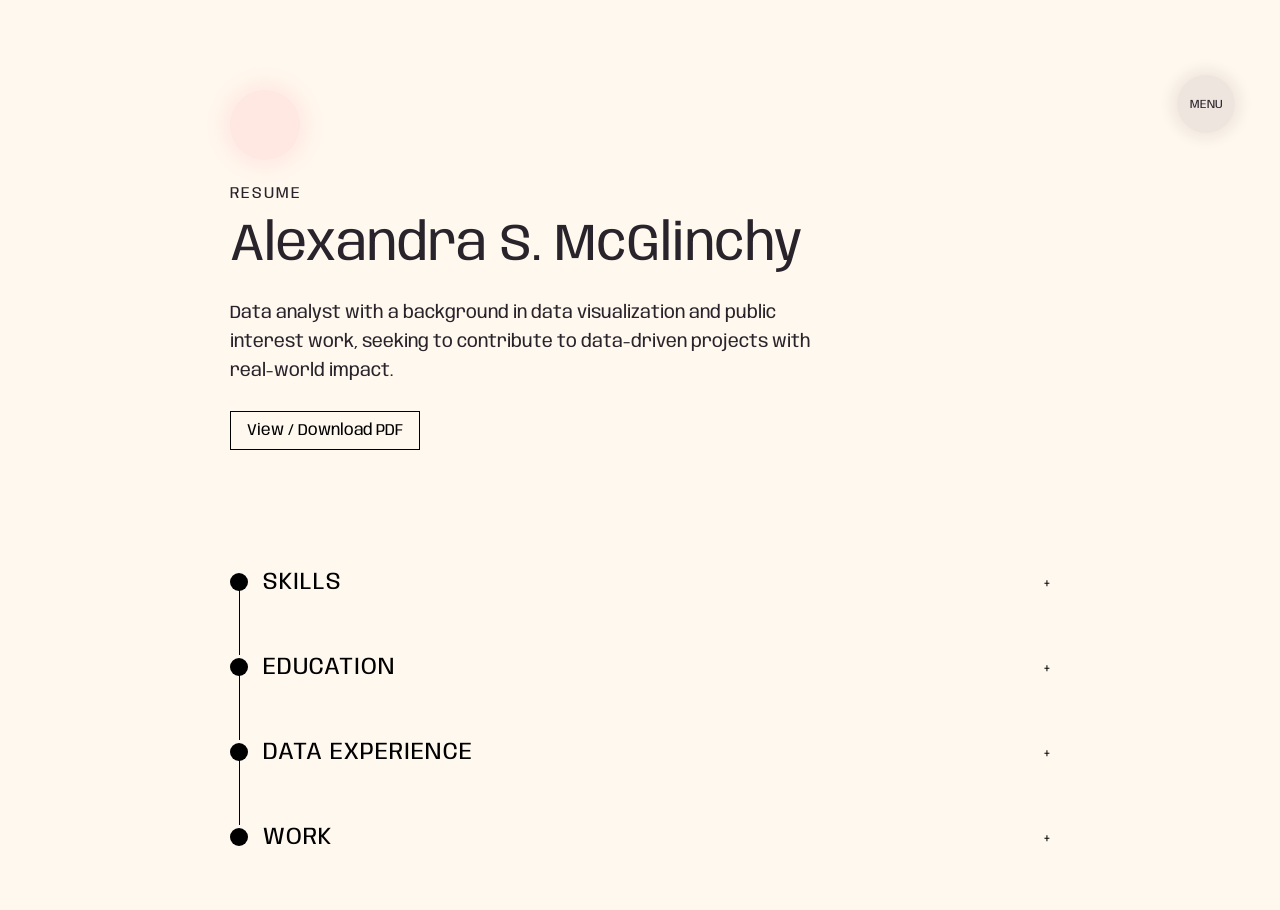
<file: resume.html>
<!DOCTYPE html>
<html lang="en">

<head>
    <meta charset="UTF-8">
    <meta name="viewport" content="width=device-width, initial-scale=1.0">

    <title>Resume — Alex McGlinchy</title>

    <link rel="stylesheet" href="style.css">
</head>

<body class="resume-body" id="resume">
    <nav class="menu-nav">

    <button class="menu-button" type="button">
        Menu
    </button>

    <div class="menu-links">
        <a href="index.html" class="menu-circle menu-home">Home</a>
        <a href="work.html" class="menu-circle menu-work">Work</a>
        <a href="about.html" class="menu-circle menu-about">About</a>
        <a href="resume.html" class="menu-circle menu-resume">Resume</a>
    </div>

</nav>

    <main class="resume-page">

        <!-- ================================================
             RESUME HEADER
             ================================================= -->

        <div class="resume-header">

            <div class="resume-dot"></div>

            <p class="resume-label">Resume</p>

            <h1>Alexandra S. McGlinchy</h1>

            <p class="resume-intro">
                Data analyst with a background in data visualization and public interest
                work, seeking to contribute to data-driven projects with real-world impact.
            </p>

            <a href="resume.pdf" target="_blank" class="resume-pdf">
                View / Download PDF
            </a>

        </div>


        <!-- ================================================
             SKILLS
             ================================================= -->

        <section class="resume-section">

            <button class="section-toggle" type="button">
                <span class="section-dot"></span>
                <span class="section-title">Skills</span>
                <span class="section-symbol">+</span>
            </button>

            <div class="section-content">

                <div class="skill">

                    <span class="skill-dot"></span>

                    <div>
                        <strong>Web & Visualization</strong>
                        <p>HTML, CSS, JavaScript, d3.js</p>
                    </div>

                </div>

                <div class="skill">

                    <span class="skill-dot"></span>

                    <div>
                        <strong>Data & Analysis</strong>
                        <p>Python (pandas, NumPy, scikit-learn, SciPy, matplotlib, seaborn)</p>
                    </div>

                </div>

                <div class="skill">

                    <span class="skill-dot"></span>

                    <div>
                        <strong>Mapping & Visualization</strong>
                        <p>Tableau, QGIS, ArcGIS</p>
                    </div>

                </div>

                <div class="skill">

                    <span class="skill-dot"></span>

                    <div>
                        <strong>Other</strong>
                        <p>Adobe InDesign, Excel, GitHub, Google Suite</p>
                    </div>

                </div>

            </div>

        </section>


        <!-- ================================================
             EDUCATION
             ================================================= -->

        <section class="resume-section">

            <button class="section-toggle" type="button">
                <span class="section-dot"></span>
                <span class="section-title">Education</span>
                <span class="section-symbol">+</span>
            </button>

            <div class="section-content">

                <div class="resume-timeline">

                    <div class="timeline-entry">

                        <span class="timeline-dot"></span>

                        <div class="timeline-details">

                            <div class="resume-entry-heading">
                                <h3>CUNY Graduate Center</h3>
                                <span class="resume-year">Feb. 2024</span>
                            </div>

                            <p class="resume-location">
                                New York, NY
                            </p>

                            <p>
                                M.S. in Data Analysis and Visualization
                            </p>

                            <p>
                                Coursework: Advanced Data Analysis Methods; Advanced Interactive
                                Data Visualization; Data, Culture and Society; Working with Data:
                                Fundamentals; Visualization and Design; Intro to GIS: Methods and Applications
                            </p>

                        </div>

                    </div>


                    <div class="timeline-entry">

                        <span class="timeline-dot"></span>

                        <div class="timeline-details">

                            <div class="resume-entry-heading">
                                <h3>Skidmore College</h3>
                                <span class="resume-year">May 2014</span>
                            </div>

                            <p class="resume-location">
                                Saratoga Springs, NY
                            </p>

                            <p>
                                B.S. with Honors in Studio Art, minor in Mathematics
                            </p>

                        </div>

                    </div>

                </div>

            </div>

        </section>


        <!-- ================================================
             DATA EXPERIENCE
             ================================================= -->

        <section class="resume-section">

            <button class="section-toggle" type="button">
                <span class="section-dot"></span>
                <span class="section-title">Data Experience</span>
                <span class="section-symbol">+</span>
            </button>

            <div class="section-content">

                <div class="resume-timeline">

                    <div class="timeline-entry">

                        <span class="timeline-dot"></span>

                        <div class="timeline-details">

                            <div class="resume-entry-heading">
                                <h3>Making Sense of Making Parole in New York State</h3>
                                <span class="resume-year">Aug. 2023 – Jan. 2024</span>
                            </div>

                            <ul>
                                <li>
                                    Scraped two years of publicly available New York State
                                    parole interview data using Selenium and Python.
                                </li>

                                <li>
                                    Cleaned and combined datasets using pandas and conducted
                                    statistical analysis of parole outcomes.
                                </li>

                                <li>
                                    Created an interactive data visualization story using d3.js.
                                </li>
                            </ul>

                        </div>

                    </div>


                    <div class="timeline-entry">

                        <span class="timeline-dot"></span>

                        <div class="timeline-details">

                            <div class="resume-entry-heading">
                                <h3>NYC’s Incarcerated Population</h3>
                                <span class="resume-year">Apr. – Dec. 2022</span>
                            </div>

                            <ul>
                                <li>
                                    Aggregated and cleaned data using Python to examine where
                                    incarcerated New Yorkers lived before incarceration.
                                </li>

                                <li>
                                    Used QGIS to reallocate incarcerated individuals to their
                                    last known addresses and analyze the data geographically.
                                </li>

                                <li>
                                    Created interactive visualizations using Tableau and d3.js.
                                </li>
                            </ul>

                        </div>

                    </div>

                </div>

            </div>

        </section>


        <!-- ================================================
             WORK
             ================================================= -->

        <section class="resume-section">

            <button class="section-toggle" type="button">
                <span class="section-dot"></span>
                <span class="section-title">Work</span>
                <span class="section-symbol">+</span>
            </button>

            <div class="section-content">

                <div class="work-timeline">


                    <div class="work-entry">

                        <span class="work-year">2023</span>

                        <div class="work-dot"></div>

                        <div class="work-details">

                            <h3>Gladstone Gallery</h3>

                            <p class="resume-location">
                                Queens, NY
                            </p>

                            <p class="resume-date">
                                Art Handler — Sept. 2023 – Present
                            </p>

                            <ul>
                                <li>
                                    Maintain and update inventory records to track artwork
                                    location and movement within the warehouse
                                </li>

                                <li>
                                    Open and reseal artwork, ensuring the preservation and
                                    integrity of valuable pieces during storage
                                </li>

                                <li>
                                    Collaborate with team members to support efficient
                                    warehouse operations and logistics
                                </li>

                                <li>
                                    Assist with condition reporting by documenting artwork
                                    status and supporting time-sensitive assessments
                                </li>
                            </ul>

                        </div>

                    </div>


                    <div class="work-entry">

                        <span class="work-year">2021</span>

                        <div class="work-dot"></div>

                        <div class="work-details">

                            <h3>Flipbook Machine</h3>

                            <p class="resume-location">
                                Brooklyn, NY
                            </p>

                            <p class="resume-date">
                                Head of Production — 2021 – 2023
                            </p>

                            <ul>
                                <li>
                                    Designed new machine parts using Adobe InDesign and CAD software
                                </li>

                                <li>
                                    Managed production of 100+ Flipbook Machines
                                </li>
                            </ul>

                        </div>

                    </div>


                    <div class="work-entry">

                        <span class="work-year">2016</span>

                        <div class="work-dot"></div>

                        <div class="work-details">

                            <h3>J.C. Fontanive Studio</h3>

                            <p class="resume-location">
                                Brooklyn, NY
                            </p>

                            <p class="resume-date">
                                Artist Assistant — 2016 – 2023
                            </p>

                            <ul>
                                <li>
                                    Served as the sole studio assistant, independently managed
                                    production processes and priorities with minimal oversight
                                </li>

                                <li>
                                    Identified and solved production problems to improve efficiency
                                </li>

                                <li>
                                    Executed detailed fabrication methods with high precision,
                                    ensuring consistency across multiple works
                                </li>
                            </ul>

                        </div>

                    </div>


                    <div class="work-entry">

                        <span class="work-year">2016</span>

                        <div class="work-dot"></div>

                        <div class="work-details">

                            <h3>Monica Cook Studio</h3>

                            <p class="resume-location">
                                Brooklyn, NY
                            </p>

                            <p class="resume-date">
                                Artist Assistant — 2016 – 2022
                            </p>

                        </div>

                    </div>


                    <div class="work-entry">

                        <span class="work-year">2014</span>

                        <div class="work-dot"></div>

                        <div class="work-details">

                            <h3>Station Film</h3>

                            <p class="resume-location">
                                New York, NY
                            </p>

                            <p class="resume-date">
                                Office Assistant — 2014 – 2016
                            </p>

                        </div>

                    </div>


                </div>

            </div>

        </section>

    </main>


    <!-- ================================================
         EXPAND / COLLAPSE JAVASCRIPT
         ================================================= -->

    <script>

        const sectionToggles = document.querySelectorAll(".section-toggle");

        sectionToggles.forEach(function(toggle) {

            toggle.addEventListener("click", function() {

                const content = toggle.nextElementSibling;
                const symbol = toggle.querySelector(".section-symbol");

                content.classList.toggle("open");

                if (content.classList.contains("open")) {
                    symbol.textContent = "−";
                } else {
                    symbol.textContent = "+";
                }

            });

        });

    </script>
<script src="script.js"></script>
</body>

</html>
</file>
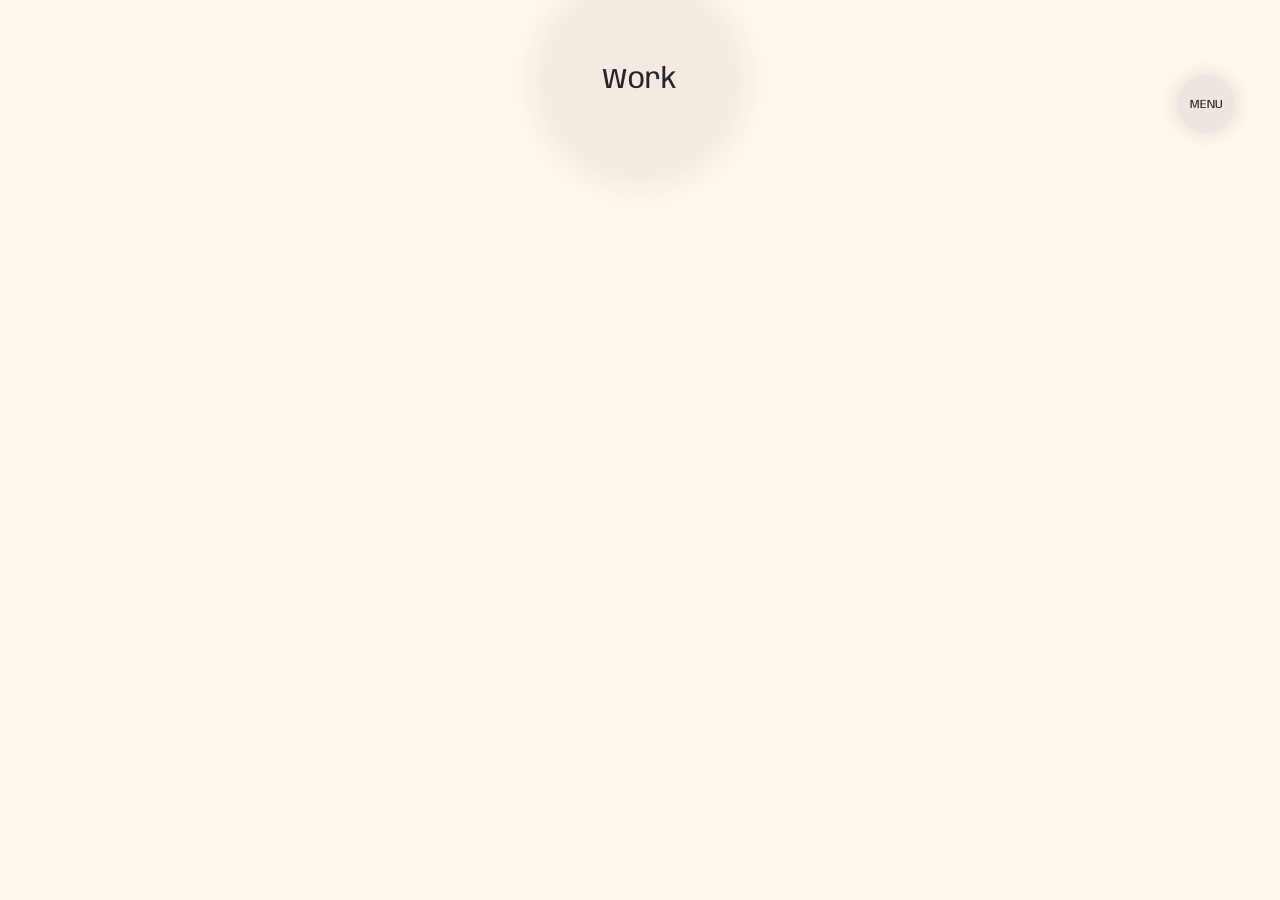
<file: work.html>
<!DOCTYPE html>
<html lang="en">

<head>
    <meta charset="UTF-8">
    <meta name="viewport" content="width=device-width, initial-scale=1.0">

    <title>Work — Alex McGlinchy</title>

    <link rel="stylesheet" href="style.css">
</head>

<body class="work-body" id="work">
    <nav class="menu-nav">

    <button class="menu-button" type="button">
        Menu
    </button>

    <div class="menu-links">
        <a href="index.html" class="menu-circle menu-home">Home</a>
        <a href="work.html" class="menu-circle menu-work">Work</a>
        <a href="about.html" class="menu-circle menu-about">About</a>
        <a href="resume.html" class="menu-circle menu-resume">Resume</a>
    </div>

</nav>
<main class="work-page">


    <div class="work-project-layout">

        <div class="work-project-info">
            <p class="work-project-kicker"></p>
            <h2 class="work-project-title"></h2>
            <p class="work-project-description"></p>
            <div class="work-project-tags"></div>
            <a class="work-project-link" href="#">
                VIEW PROJECT →
            </a>
        </div>

        <div class="work-wheel">
            <div class="work-center">Work</div>
        </div>

    </div>

</main>
<script src="https://d3js.org/d3.v7.min.js"></script>
<script src="projects.js"></script>
<script src="script.js"></script>
<script src="work.js"></script>
</body>

</html>
</file>
<file: style.css>
/* =========================================================

   GLOBAL

   ========================================================= */

   @import url('https://fonts.googleapis.com/css2?family=Anybody:wdth,wght@75..125,100..900&display=swap');

:root {

    --cream: #FFF8EE;

    --ink: #29232B;

    --ochre: #8C7207;

    --turquoise: #00A6A6;

    --pink: #FF6B8A;

    --purple: #6554C0;

    --yellow: #F4C542;

}

@view-transition {

    navigation: auto;

}

body {

    margin: 0;

    font-family: "Anybody", sans-serif;

    background-color: var(--cream);

    color: var(--ink);

}

/* =========================================================

   HOMEPAGE

   ========================================================= */

.home {

    min-height: 100vh;

    padding: 40px;

    box-sizing: border-box;

    display: flex;

    align-items: center;

    justify-content: center;

}

.home-layout {

    width: 750px;

    height: 650px;

    position: relative;

}

.home-center {

    position: absolute;

    top: 50%;

    left: 24%;

    transform: translate(-50%, -50%);

    width: 280px;

    text-align: right;

}

.home-center h1 {

    margin: 0;

    font-size: 52px;

    font-weight: 400;

    line-height: 0.95;

    letter-spacing: -2px;

    text-transform: uppercase;

}

.home-center p {

    margin: 14px 0 0;

    font-size: 16px;

    line-height: 1.4;

}

.intro h1 {

    margin: 0;

    font-size: 64px;

    font-weight: 400;

    letter-spacing: -2px;

}

.intro p {

    margin-top: 8px;

    font-size: 20px;

}

/* --- Main navigation circles --- */

.main-nav {

    position: absolute;

    inset: 0;

}

/* BASE CIRCLE */

.nav-circle {

    width: 180px;

    height: 180px;

    border-radius: 50%;

    display: flex;

    justify-content: center;

    align-items: center;

    position: absolute;

    background-color: rgba(41, 35, 43, 0.06);

    color: var(--ink);

    text-decoration: none;

    font-size: 28px;

    border: none;

    box-shadow:

        0 0 24px 12px rgba(41, 35, 43, 0.06);

    box-sizing: border-box;

    transition:

        background-color 0.25s ease,

        box-shadow 0.25s ease,

        transform 0.15s ease;

    z-index: 1;

}

/* POSITIONING */

.work-circle {

    right: 0;

    top: 235px;

}

.about-circle {

    right: 125px;

    top: 80px;

}

.resume-circle {

    right: 125px;

    bottom: 80px;

}

/* HOVER */

.nav-circle:hover {

    background-color: rgba(255, 107, 138, 0.12);

    box-shadow:

        0 0 28px 14px rgba(255, 107, 138, 0.12);

    z-index: 5;

}

/* CLICK */

.nav-circle:active {

    transform: scale(0.96);

}

/* --- MENU --- */

.menu-nav {

    position: fixed;

    top: 20px;

    right: 20px;

    width: 175px;

    height: 175px;

    z-index: 100;

    pointer-events: none;

}

/* MAIN MENU CIRCLE */

.menu-button {

    width: 58px;

    height: 58px;

    border-radius: 50%;

    position: absolute;

    top: 55px;

    right: 25px;

    display: flex;

    align-items: center;

    justify-content: center;

    background-color: rgba(41, 35, 43, 0.08);

    color: var(--ink);

    border: none;

    box-shadow:

        0 0 14px 6px rgba(41, 35, 43, 0.07);

    font-family: "Anybody", sans-serif;

    font-size: 12px;

    text-transform: uppercase;

    cursor: pointer;

    box-sizing: border-box;

    pointer-events: auto;

    z-index: 10;

    transition:

        background-color 0.25s ease,

        box-shadow 0.25s ease,

        transform 0.2s ease;

}

.menu-button:active {

    transform: scale(0.94);

}

/* MENU OPTIONS */

.menu-links {

    position: absolute;

    inset: 0;

}

.menu-circle {

    width: 46px;

    height: 46px;

    border-radius: 50%;

    position: absolute;

    /* START DIRECTLY UNDER THE MENU BUTTON */

    top: 61px;

    right: 31px;

    left: auto;

    display: flex;

    align-items: center;

    justify-content: center;

    background-color: rgba(41, 35, 43, 0.07);

    color: var(--ink);

    border: none;

    box-shadow:

        0 0 12px 5px rgba(41, 35, 43, 0.06);

    text-decoration: none;

    text-transform: uppercase;

    font-size: 9px;

    font-weight: 500;

    box-sizing: border-box;

    opacity: 0;

    pointer-events: none;

    transition:

        top 0.45s cubic-bezier(0.16, 1, 0.3, 1),

        right 0.45s cubic-bezier(0.16, 1, 0.3, 1),

        opacity 0.25s ease,

        background-color 0.25s ease,

        box-shadow 0.25s ease;

}

/* OPEN: MINI BACKWARDS-C */

.menu-nav.open .menu-circle {

    opacity: 1;

    pointer-events: auto;

}

/* OPEN: COMPACT C */

.menu-nav.open .menu-home {

    top: 5px;

    right: 90px;

    left: auto;

}

.menu-nav.open .menu-work {

    top: 58px;

    right: 115px;

    left: auto;

}

.menu-nav.open .menu-about {

    top: 112px;

    right: 90px;

    left: auto;

}

.menu-nav.open .menu-resume {

    top: 125px;

    right: 28px;

    left: auto;

}

/* HOVER */

.menu-button:hover {

    background-color: rgba(255, 107, 138, 0.12);

    box-shadow:

        0 0 18px 8px rgba(255, 107, 138, 0.12);

}

.menu-circle:hover {

    background-color: rgba(255, 107, 138, 0.12);

    box-shadow:

        0 0 16px 7px rgba(255, 107, 138, 0.12);

}

/* CURRENT PAGE */

/* CURRENT PAGE */

body#work .menu-work,

body#about .menu-about,

body#resume .menu-resume,

body#project .menu-work {

    background-color: var(--ink);

    color: var(--cream);

    box-shadow:

        0 0 14px 6px rgba(41, 35, 43, 0.12);

}

body#project .menu-work:hover {

    background-color: rgba(255, 107, 138, 0.12);

    color: var(--ink);

    box-shadow:

        0 0 16px 7px rgba(255, 107, 138, 0.12);

}

/* Disable only the actual current page */

body#work .menu-work,

body#about .menu-about,

body#resume .menu-resume {

    pointer-events: none;

}

/* =========================================================

   WORK PAGE

   ========================================================= */

.work-page {

    min-height: 100vh;

    position: relative;

}

/* --- Center Work circle --- */

.work-center {

    width: 180px;

    height: 180px;

    border-radius: 50%;

    display: flex;

    align-items: center;

    justify-content: center;

    position: absolute;

    top: 50%;

    left: 50%;

    transform: translate(-50%, -50%);

    font-size: 28px;

    background-color: var(--ink);

    color: var(--cream);

}

.work-center {


}

/* ---  page transitions --- */

.work-circle {

    view-transition-name: work-circle;
    contain: layout;

}

.work-center {

    view-transition-name: work-circle;
    contain: layout;

}

::view-transition-group(work-circle) {

    animation-duration: 0.7s;

    animation-timing-function: cubic-bezier(0.16, 1, 0.3, 1);

}

.about-circle {

    view-transition-name: about-circle;

}

.about-circle-destination {

    view-transition-name: about-circle;

}

::view-transition-group(about-circle) {

    animation-duration: 0.7s;

    animation-timing-function: cubic-bezier(0.16, 1, 0.3, 1);

}

/* --- Resume page transition --- */

.resume-circle {

    view-transition-name: resume-circle;

}

.resume-dot {

    view-transition-name: resume-circle;

}

::view-transition-group(resume-circle) {

    animation-duration: 0.7s;

    animation-timing-function: cubic-bezier(0.16, 1, 0.3, 1);

}

/* =========================================================

   INDIVIDUAL PROJECT PAGES

   ========================================================= */

.project-page {

    max-width: 1000px;

    margin: 0 auto;

    padding: 60px 40px;

    box-sizing: border-box;

}

.project-page h1 {

    font-size: 48px;

    font-weight: 400;

    margin-bottom: 50px;

}

.project-page h2 {

    max-width: 700px;

    margin: 100px auto 30px;

    font-size: 28px;

    font-weight: 400;

}

.project-page p {

    max-width: 700px;

    margin: 0 auto 25px;

    line-height: 1.7;

}

.project-page img {

    display: block;

    width: 700px;

    max-width: 100%;

    height: auto;

    margin: 40px auto;

}

.project-page iframe {

    display: block;

    width: 700px;

    max-width: 100%;

    margin: 90px auto 40px;

}

/* --- Project page dividers --- */

.circle-divider {

    display: flex;

    justify-content: center;

    align-items: center;

    gap: 10px;

    margin: 70px auto;

}

.circle-divider span {

    width: 8px;

    height: 8px;

    border-radius: 50%;

    background-color: black;

}

/* =========================================================

   RESUME PAGE — GENERAL

   ========================================================= */

.resume-page {

    max-width: 900px;

    margin: 0 auto;

    padding: 60px 40px;

    box-sizing: border-box;

}

/* =========================================================

   RESUME PAGE — HEADER

   ========================================================= */

.resume-header {

    position: relative;

    padding: 30px 0 60px;

    margin-bottom: 20px;

}

.resume-dot {

    width: 70px;

    height: 70px;

    border-radius: 50%;

    background-color: rgba(255, 107, 138, 0.12);

    box-shadow:

        0 0 18px 8px rgba(255, 107, 138, 0.10);

    margin-bottom: 25px;

}

.section-toggle:hover .section-dot {

    background-color: rgba(255, 107, 138, 0.65);

    box-shadow:

        0 0 10px 4px rgba(255, 107, 138, 0.12);

}

.resume-label {

    margin: 0 0 15px;

    font-size: 16px;

    text-transform: uppercase;

    letter-spacing: 2px;

}

.resume-header h1 {

    margin: 0;

    font-size: 52px;

    font-weight: 400;

    line-height: 1.1;

}

.resume-intro {

    max-width: 600px;

    margin: 25px 0;

    font-size: 18px;

    line-height: 1.6;

}

.resume-pdf {

    display: inline-block;

    padding: 10px 16px;

    border: 1px solid black;

    color: black;

    text-decoration: none;

}

/* =========================================================

   RESUME PAGE — EXPANDABLE SECTIONS

   ========================================================= */

.resume-section {

    position: relative;

    margin-top: 60px;

}

/* Main vertical line connecting resume sections */

.resume-section::before {

    content: "";

    position: absolute;

    left: 9px;

    top: 18px;

    bottom: -60px;

    width: 1px;

    background-color: black;

    z-index: 0;

}

.resume-section:last-child::before {

    display: none;

}

/* --- Section heading / toggle --- */

.section-toggle {

    width: 100%;

    display: flex;

    align-items: center;

    gap: 15px;

    padding: 0;

    border: none;

    background: none;

    font-family: inherit;

    text-align: left;

    cursor: pointer;

    position: relative;

    z-index: 1;

}

.section-dot {

    width: 18px;

    height: 18px;

    flex-shrink: 0;

    border-radius: 50%;

    background-color: black;

    transition:

        background-color 0.2s ease,

        box-shadow 0.2s ease;

}

.section-title {

    font-size: 24px;

    text-transform: uppercase;

    letter-spacing: 1px;

}

.section-symbol {

    margin-left: auto;

    font-size: 24px;

    font-weight: 300;

}

/* --- Hidden / expanded section content --- */

.section-content {

    display: none;

    margin: 25px 0 0 33px;

    padding-left: 25px;

}

.section-content.open {

    display: block;

}

/* =========================================================

   RESUME PAGE — GENERAL CONTENT

   ========================================================= */

.resume-page h3 {

    margin-bottom: 5px;

    font-size: 19px;

}

.resume-entry {

    margin-bottom: 35px;

}

.resume-entry p {

    margin: 5px 0;

}

.resume-entry ul {

    margin-top: 15px;

    padding-left: 25px;

}

.resume-entry li {

    margin-bottom: 8px;

    line-height: 1.5;

}

.resume-location {

    font-size: 14px;

    color: #666;

}

.resume-date {

    font-size: 15px;

    margin-top: 2px !important;

}

/* =========================================================

   RESUME PAGE — SKILLS

   ========================================================= */

.skills-list {

    margin-top: 35px;

    margin-left: 10px;

}

.skills-list p {

    margin: 10px 0;

    line-height: 1.5;

}

.skills-list strong {

    font-weight: 600;

}

/* Individual skill items */

.section-content .skill {

    display: flex;

    gap: 20px;

    position: relative;

    padding-bottom: 30px;

}

.section-content .skill:last-child {

    margin-bottom: 0;

}

.skill-dot {

    width: 14px;

    height: 14px;

    flex-shrink: 0;

    border-radius: 50%;

    background-color: black;

    margin-top: 4px;

}

.skill strong {

    font-size: 17px;

}

.skill p {

    margin: 6px 0 0;

    line-height: 1.5;

}

/* Lines connecting individual skills */

.section-content .skill:not(:last-child)::after {

    content: "";

    position: absolute;

    left: 6px;

    top: 18px;

    width: 1px;

    height: calc(100% - 4px);

    background-color: black;

}

/* =========================================================

   RESUME PAGE — DATA EXPERIENCE

   ========================================================= */

.resume-entry-heading {

    display: flex;

    justify-content: space-between;

    align-items: baseline;

    gap: 20px;

}

.resume-entry-heading h3 {

    margin: 0;

}

.resume-year {

    font-size: 15px;

    white-space: nowrap;

}

/* =========================================================

   RESUME PAGE — WORK EXPERIENCE

   ========================================================= */

.work-timeline {

    margin-top: 35px;

    margin-left: 10px;

}

/* Individual work entries */

.work-entry {

    display: grid;

    grid-template-columns: 55px 14px 1fr;

    column-gap: 18px;

    position: relative;

    padding-bottom: 30px;

}

/* Work year */

.work-year {

    font-size: 15px;

    text-align: right;

    padding-top: 2px;

}

/* Work dot */

.work-dot {

    width: 14px;

    height: 14px;

    border-radius: 50%;

    margin-top: 4px;

    position: relative;

    z-index: 1;

    background-color: black;

}

/* Lines connecting work dots */

.work-entry:not(:last-child)::after {

    content: "";

    position: absolute;

    left: 80px;

    top: 18px;

    width: 1px;

    height: calc(100% - 8px);

    background-color: black;

}

/* Work details */

.work-details h3 {

    margin: 0 0 5px;

}

.work-details .resume-date {

    margin-bottom: 15px !important;

}

/* =========================================================

   RESUME PAGE — EDUCATION & DATA EXPERIENCE TIMELINES

   ========================================================= */

.resume-timeline {

    margin-top: 35px;

    margin-left: 10px;

}

.timeline-entry {

    display: grid;

    grid-template-columns: 14px 1fr;

    column-gap: 20px;

    position: relative;

    padding-bottom: 30px;

}

.timeline-entry:last-child {

    padding-bottom: 0;

}

/* Timeline dot */

.timeline-dot {

    width: 14px;

    height: 14px;

    border-radius: 50%;

    margin-top: 4px;

    position: relative;

    z-index: 1;

    background-color: black;

}

/* Lines connecting timeline dots */

.timeline-entry:not(:last-child)::after {

    content: "";

    position: absolute;

    left: 6px;

    top: 18px;

    width: 1px;

    height: calc(100% - 8px);

    background-color: black;

}

/* Timeline details */

.timeline-details h3 {

    margin: 0 0 5px;

}

.timeline-details p {

    margin: 5px 0;

}

.timeline-details ul {

    margin-top: 15px;

}

/* =========================================================

   ABOUT PAGE

   ========================================================= */

.about-page {

    max-width: 1000px;

    min-height: 100vh;

    margin: 0 auto;

    padding: 100px 40px 60px;

    box-sizing: border-box;

    display: flex;

    gap: 80px;

    align-items: center;

}

.about-photo {

    flex-shrink: 0;

}

.about-photo img {

    display: block;

    width: 250px;

    height: 250px;

    object-fit: cover;

    border-radius: 50%;

}

.about-content {

    max-width: 600px;

}

.about-heading {

    position: relative;

    display: inline-flex;

    align-items: center;

    margin-bottom: 25px;

}

.about-heading h1 {

    position: relative;

    z-index: 2;

    margin: 0;

    font-size: 48px;

    font-weight: 400;

    text-transform: uppercase;

}

.about-circle-destination {

    width: 110px;

    height: 110px;

    position: absolute;

    left: -35px;

    top: 50%;

    transform: translateY(-50%);

    border-radius: 50%;

    background-color: rgba(255, 107, 138, 0.12);

    box-shadow:

        0 0 24px 12px rgba(255, 107, 138, 0.12);

    z-index: 1;

}

.about-content p {

    line-height: 1.7;

    margin-bottom: 25px;

}

/* --- About contact links --- */

.about-links {

    display: flex;

    gap: 25px;

    margin-top: 40px;

}

.about-links a {

    display: flex;

    align-items: center;

    gap: 8px;

    color: var(--ink);

    text-decoration: none;

}

.contact-icon {

    display: flex;

    align-items: center;

    justify-content: center;

    width: 28px;

    height: 28px;

    border-radius: 50%;

    font-size: 13px;

}

.contact-icon {

    display: flex;

    align-items: center;

    justify-content: center;

    width: 28px;

    height: 28px;

    border-radius: 50%;

    background-color: rgba(41, 35, 43, 0.08);

    font-size: 13px;

    transition:

        background-color 0.2s ease,

        box-shadow 0.2s ease;

}

.about-links a:hover .contact-icon {

    background-color: rgba(255, 107, 138, 0.15);

    box-shadow:

        0 0 10px 4px rgba(255, 107, 138, 0.10);

}

.about-links a:hover .contact-icon {

    background-color: black;

    color: white;

}

/* 311 PROJECT PAGE */

.project-header {

    max-width: 800px;

    margin: 70px auto 100px;

}

.project-kicker {

    margin: 0 0 20px !important;

    font-size: 14px;

    font-weight: 600;

    text-transform: uppercase;

    letter-spacing: 2px;

}

.project-header h1 {

    margin: 0 0 30px;

    font-size: clamp(48px, 7vw, 82px);

    line-height: 0.95;

    letter-spacing: -2px;

    text-transform: uppercase;

}

.project-deck {

    max-width: 650px !important;

    margin: 0 !important;

    font-size: 20px;

    line-height: 1.5;

}

.project-meta {

    display: flex;

    flex-wrap: wrap;

    gap: 10px;

    margin: 35px 0 50px;

}

.project-meta span {

    padding: 8px 14px;

    border: 2px solid var(--ink);

    border-radius: 100px;

    font-size: 13px;

    text-transform: uppercase;

    background-color: transparent;

}

.project-text,

.project-section {

    max-width: 800px;

    margin: 0 auto;

}

.project-section h2 {

    max-width: 700px;

    margin: 0 auto 30px;

    font-size: 34px;

    line-height: 1.1;

    text-transform: uppercase;

}

.tableau-wrapper {

    width: min(900px, 100%);

    height: 650px;

    margin: 60px auto 20px;

    border: 2px solid var(--ink);

    box-shadow: 8px 8px 0 var(--ink);

    background-color: white;

    overflow: hidden;

}

.tableau-wrapper iframe {

    display: block;

    width: 100%;

    height: 100%;

    margin: 0;

    border: 0;

}

.project-source {

    margin-top: 18px !important;

    font-size: 13px;

    text-transform: uppercase;

    letter-spacing: 1px;

}

.project-conclusion {

    max-width: 800px;

    margin: 100px auto 40px;

    padding: 50px;

    background-color: rgba(41, 35, 43, 0.05);

    border: none;

    border-radius: 2px;

    box-shadow:

        0 0 28px 14px rgba(41, 35, 43, 0.05);

    box-sizing: border-box;

}

.project-conclusion h2 {

    margin: 0 0 30px;

    font-size: 38px;

    line-height: 1.05;

    text-transform: uppercase;

}

.project-conclusion p {

    margin-left: 0;

    margin-right: 0;

}

/* NYC Incarcerated Page*/

.tableau-project {

    width: 1000px;

    max-width: 100%;

    margin: 60px auto;

    overflow-x: auto;

}

.tableau-project .tableauPlaceholder {

    width: 100%;

}

/* =================================

   MOBILE

   \================================= */

@media (max-width: 700px) {

    /* -----------------

       HOMEPAGE

       ----------------- */

    .home {

        min-height: 100svh;

        padding: 30px 20px;

    }

    .home-layout {

        width: 100%;

        height: 620px;

        max-width: 400px;

    }

    .home-center {

        top: 47%;

        left: 26%;

        width: 175px;

    }

    .home-center h1 {

        font-size: 36px;

        line-height: 0.95;

        letter-spacing: -1px;

    }

    .home-center p {

        margin-top: 10px;

        font-size: 13px;

    }

    .nav-circle {

        width: 125px;

        height: 125px;

        font-size: 20px;

        box-shadow:

            0 0 18px 8px rgba(41, 35, 43, 0.06);

    }

    .work-circle {

        right: 0;

        top: 235px;

    }

    .about-circle {

        right: 75px;

        top: 105px;

    }

    .resume-circle {

        right: 75px;

        bottom: 105px;

    }

    /* -----------------

       WORK PAGE

       ----------------- */

    .work-page {

        min-height: 100svh;

        position: relative;

        overflow: hidden;

    }

    .work-center {

        width: 125px;

        height: 125px;

        font-size: 20px;

    }

    /* -----------------

   MOBILE MENU

   ----------------- */

    .menu-nav {

        top: 10px;

        right: 10px;

        width: 145px;

        height: 145px;

    }

    .menu-button {

        width: 52px;

        height: 52px;

        top: 15px;

        right: 15px;

        font-size: 10px;

    }

    .menu-circle {

        width: 42px;

        height: 42px;

        /* all begin underneath Menu */

        top: 20px;

        right: 20px;

        font-size: 8px;

    }

    /* radiate mostly downward / left */

    .menu-nav.open .menu-home {

        top: 8px;

        right: 80px;

        left: auto;

    }

    .menu-nav.open .menu-work {

        top: 58px;

        right: 88px;

        left: auto;

    }

    .menu-nav.open .menu-about {

        top: 95px;

        right: 52px;

        left: auto;

    }

    .menu-nav.open .menu-resume {

        top: 88px;

        right: 5px;

        left: auto;

    }

    /* -----------------

   ABOUT PAGE

   ----------------- */

    .about-page {

        min-height: 100svh;

        padding: 120px 25px 60px;

        flex-direction: column;

        align-items: flex-start;

        gap: 55px;

    }

    .about-photo img {

        width: 180px;

        height: 180px;

    }

    .about-content {

        max-width: 100%;

    }

    .about-heading {

        margin-bottom: 20px;

    }

    .about-heading h1 {

        font-size: 40px;

    }

    .about-circle-destination {

        width: 90px;

        height: 90px;

        left: -25px;

    }

    .about-content p {

        line-height: 1.6;

    }

    .about-links {

        flex-wrap: wrap;

        gap: 20px;

        margin-top: 35px;

    }

    /* -----------------

   RESUME PAGE

   ----------------- */

    .resume-page {

        width: 100%;

        padding: 120px 25px 60px;

        box-sizing: border-box;

    }

    .resume-header {

        padding: 10px 0 45px;

    }

    .resume-dot {

        width: 55px;

        height: 55px;

        margin-bottom: 20px;

    }

    .resume-label {

        font-size: 13px;

    }

    .resume-header h1 {

        font-size: 38px;

        line-height: 1;

    }

    .resume-intro {

        margin: 20px 0;

        font-size: 16px;

        line-height: 1.5;

    }

    .resume-section {

        margin-top: 45px;

    }

    .section-title {

        font-size: 20px;

    }

    .section-content {

        margin-left: 20px;

        padding-left: 15px;

    }

    /* EDUCATION / DATA TIMELINES */

    .resume-timeline {

        margin-left: 0;

    }

    .timeline-entry {

        column-gap: 14px;

    }

    /* WORK TIMELINE */

    .work-timeline {

        margin-left: 0;

    }

    .work-entry {

        grid-template-columns: 42px 14px 1fr;

        column-gap: 12px;

    }

    .work-year {

        font-size: 12px;

    }

    .work-entry:not(:last-child)::after {

        left: 61px;

    }

    /* -----------------

       PROJECT PAGES

       ----------------- */

    .project-page {

        padding: 100px 25px 50px;

    }

    .project-header {

        margin-top: 30px;

        margin-bottom: 70px;

    }

    .project-header h1 {

        font-size: 48px;

    }

    .project-section h2 {

        font-size: 28px;

    }

    .tableau-wrapper {

        height: 520px;

        box-shadow: 5px 5px 0 var(--ink);

    }

    .project-conclusion {

        padding: 30px;

        box-shadow:

            0 0 20px 10px rgba(41, 35, 43, 0.05);

    }

        /* Hide project hover descriptions on mobile */

    /* Keep resume section buttons from turning blue on mobile */

    .section-toggle {

        color: var(--ink);

    }

}

/* --- New Work wheel circles --- */

.project-group {

    cursor: pointer;

}

.project-circle {
    fill: rgba(41, 35, 43, 0.06);
    stroke: none;
    filter: blur(12px);
}

.project-aura {
    fill: rgba(41, 35, 43, 0.06);
    stroke: none;
    filter: blur(12px);
}

.project-circle.active {
    fill: rgba(255, 107, 138, 0.12);
}

.project-aura.active {
    fill: rgba(255, 107, 138, 0.12);
}

.project-group text {

    fill: var(--ink);

    font-family: "Anybody", sans-serif;

    font-size: 14px;

    font-weight: 500;

    pointer-events: none;

}

/* =========================================================

   WORK PAGE — NEW LAYOUT

   ========================================================= */

.work-project-layout {

    min-height: 100vh;

    display: flex;

    align-items: center;

    padding: 80px 5%;

    box-sizing: border-box;

}

.work-project-info {

    width: 40%;

    box-sizing: border-box;

    position: relative;

    z-index: 2;

}

.work-wheel {

    width: 60%;

}

.work-wheel svg {

    display: block;

    width: 100%;

    height: auto;

}

.work-project-tags {

    display: flex;

    flex-wrap: wrap;

    gap: 8px;

}

.work-project-tags span {

    border: 1px solid var(--ink);

    border-radius: 999px;

    padding: 6px 12px;

    font-size: 0.8rem;

}

.project-group .project-circle,

.project-group .project-aura {

    transition: fill 0.25s ease;

}

.project-group:not(:has(.project-circle.active)):hover .project-circle {

    fill: rgba(255, 107, 138, 0.12);

}

.project-group:not(:has(.project-circle.active)):hover .project-aura {

    fill: rgba(255, 107, 138, 0.12);

}

.work-project-info {

    border: 1px solid var(--ink);

    border-radius: 40px;

    padding: 32px;

}

.work-project-kicker {

    margin: 0 0 12px;

    font-size: 0.75rem;

    text-transform: uppercase;

    letter-spacing: 0.08em;

}

.work-project-title {

    margin: 0 0 16px;

    font-size: 2rem;

    line-height: 1.05;

    font-weight: 600;

}

.work-project-description {

    margin: 0 0 20px;

    font-size: 1rem;

    line-height: 1.5;

}

/* Work page — overview and detail layouts */

.work-project-layout {

    position: relative;

    justify-content: center;

}

.work-wheel {

    flex-shrink: 0;

    transition: transform 0.7s ease;

}

.work-project-info {

    opacity: 0;

    visibility: hidden;

    pointer-events: none;

    transition: opacity 0.4s ease, visibility 0.4s;

}

.work-project-layout.detail-view .work-project-info {

    opacity: 1;

    visibility: visible;

    pointer-events: auto;

    transition-delay: 0.7s;

}

/* Overview: center the wheel on the page */

.work-project-layout:not(.detail-view) .work-project-info {

    display: none;

}

.work-project-layout:not(.detail-view) .work-wheel {

    width: 60%;

}

/* Detail: information left, wheel right */

.work-project-layout.detail-view .work-project-info {

    display: block;

    width: 40%;

}

.work-project-layout.detail-view .work-wheel {

    width: 60%;

}

.work-wheel {

    position: relative;

}

.work-wheel .work-center {

    position: absolute;

    top: 50%;

    left: 50%;

    transform: translate(-50%, -50%);

    z-index: 2;

}

.work-wheel .work-center {

    pointer-events: auto;

    cursor: pointer;

}

/* Smooth movement between overview and detail */

.work-project-layout {

    display: block;

    position: relative;

}

.work-wheel {

    width: 60%;

    margin-left: 20%;

transition: margin-left 1s cubic-bezier(0.16, 1, 0.3, 1);

}

.work-project-layout.detail-view .work-wheel {

    margin-left: 40%;

}

.work-project-info {

    position: absolute;

    top: 50%;

    left: 5%;

    width: 35%;

    transform: translateY(-50%);

}

.work-project-layout:not(.detail-view) .work-project-info {

    display: block;

}

@media (max-width: 700px) {

    .work-wheel .work-center {

        width: 75px;

        height: 75px;

        font-size: 14px;

    }

}

@media (max-width: 700px) {

    .work-project-layout:not(.detail-view) .work-wheel {

        width: 100%;

        margin-left: 0;

    }

}

@media (max-width: 700px) {

    .work-wheel svg {

        width: 100%;

        height: auto;

    }

}

@media (max-width: 700px) {

    .work-project-layout.detail-view {

        display: flex;

        flex-direction: column;

        justify-content: center;

        gap: 24px;

    }

    .work-project-layout.detail-view .work-wheel {

        order: 1;

        width: 100%;

        margin-left: 0;

    }

    .work-project-layout.detail-view .work-project-info {

        order: 2;

        position: relative;

        top: auto;

        left: auto;

        transform: none;

        width: 100%;

        max-width: 500px;

    }

}

@media (max-width: 700px) {

    .work-project-layout .work-project-info {

        position: relative;

        top: auto;

        left: auto;

        transform: none;

        width: 100%;

        max-width: 500px;

    }

}

@media (max-width: 700px) {

    .work-project-layout:not(.detail-view) .work-project-info {

        display: none;

    }

}

/* Work wheel — central bubble */

.work-wheel .work-center {

    color: var(--ink);

    border: none;
    background-color: rgba(41, 35, 43, 0.06);
    box-shadow:
        0 0 28px 20px rgba(41, 35, 43, 0.06);

    transition:

        background-color 0.25s ease,

        box-shadow 0.25s ease;

}

.work-wheel .work-center:hover {

    background-color: rgba(255, 107, 138, 0.12);

    box-shadow:

        0 0 22px 12px rgba(255, 107, 138, 0.12);

}
</file>
